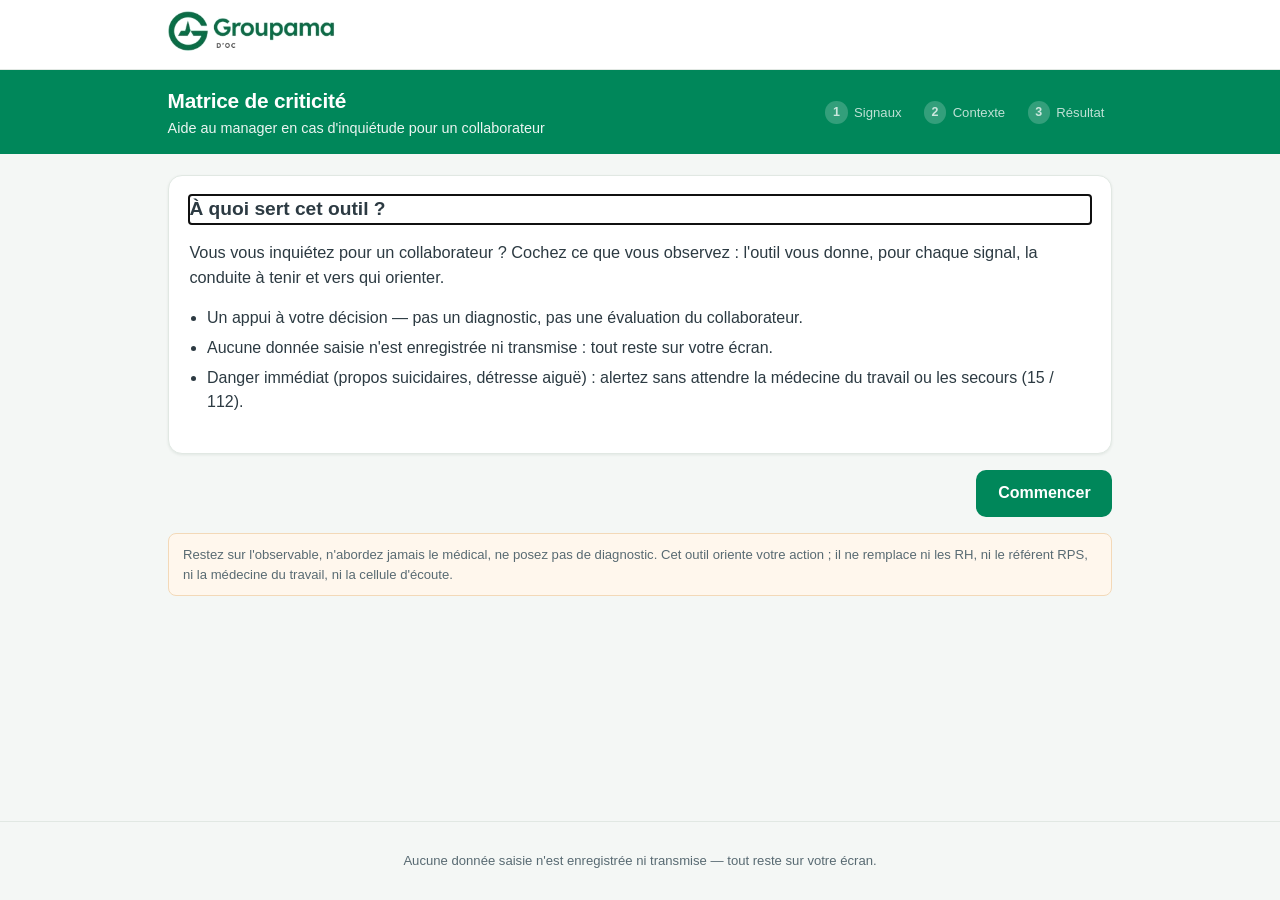
<file: index.html>
<!DOCTYPE html>
<html lang="fr">
<head>
  <meta charset="UTF-8" />
  <meta name="viewport" content="width=device-width, initial-scale=1.0" />
  <title>Matrice de criticité — Aide au manager</title>
  <meta name="description" content="Aide au manager en cas d'inquiétude pour un collaborateur. Aucune donnée n'est enregistrée." />
  <link rel="icon" href="assets/logo.png" />
  <link rel="stylesheet" href="assets/style.css" />
</head>
<body>
  <header class="brand-bar">
    <div class="wrap">
      <a class="brand" href="." aria-label="Groupama d'Oc">
        <img src="assets/logo.png" alt="Groupama d'Oc" class="brand-logo"
             onerror="this.remove(); document.getElementById('brand-fallback').hidden = false;" />
        <span id="brand-fallback" class="brand-wordmark" hidden>
          <span class="bw-mark" aria-hidden="true">G</span>
          <span class="bw-text">Groupama<span class="bw-doc">d'Oc</span></span>
        </span>
      </a>
    </div>
  </header>

  <div class="title-band">
    <div class="wrap title-inner">
      <div>
        <h1 id="app-titre">Matrice de criticité</h1>
        <p id="app-sous-titre" class="sous-titre"></p>
      </div>
      <ol class="steps" id="steps" aria-hidden="true">
        <li data-step="1">Signaux</li>
        <li data-step="2">Contexte</li>
        <li data-step="3">Résultat</li>
      </ol>
    </div>
  </div>

  <main class="wrap app" id="app">

    <!-- Étape 0 : Accueil -->
    <section class="step" id="step-accueil" aria-labelledby="accueil-h">
      <h2 id="accueil-h">À quoi sert cet outil&nbsp;?</h2>
      <p id="accueil-intro" class="intro"></p>
      <ul id="accueil-points" class="points"></ul>
    </section>

    <!-- Étape 1 : Signaux -->
    <section class="step" id="step-signaux" hidden aria-labelledby="signaux-h">
      <div class="step-head">
        <h2 id="signaux-h">Que constatez-vous&nbsp;?</h2>
        <p class="step-sub">Cochez les signaux que vous observez. <span id="legende" class="legende"></span></p>
      </div>
      <div id="grille-signaux" class="grille-familles"></div>
    </section>

    <!-- Étape 2 : Contexte -->
    <section class="step" id="step-contexte" hidden aria-labelledby="contexte-h">
      <div class="step-head">
        <h2 id="contexte-h">Un élément du contexte de travail est-il en jeu&nbsp;?</h2>
        <p class="step-sub">Facultatif. Le contexte n'augmente pas le niveau : il éclaire les causes et donne des leviers d'action.</p>
      </div>
      <div id="grille-contexte" class="chips"></div>
    </section>

    <!-- Étape 3 : Résultat -->
    <section class="step" id="step-resultat" hidden aria-labelledby="resultat-h">
      <h2 id="resultat-h" class="sr-only">Résultat</h2>
      <div id="bandeau-niveau" class="bandeau-niveau" role="status"></div>
      <p id="lecture" class="lecture"></p>

      <div class="resultat-cols">
        <div class="col-actions">
          <div class="carte">
            <h3>À faire maintenant</h3>
            <ol id="demarche" class="demarche"></ol>
          </div>
          <div class="carte carte-eviter">
            <h3>À éviter</h3>
            <ul id="a-eviter" class="liste-puces"></ul>
          </div>
        </div>
        <div class="col-orientation">
          <div class="carte">
            <h3>Posture</h3>
            <p id="posture" class="posture"></p>
          </div>
          <div class="carte">
            <h3>Vers qui orienter</h3>
            <ul id="ressources" class="ressources"></ul>
            <p id="appui-note" class="appui-note"></p>
          </div>
        </div>
      </div>

      <div id="niveaux-autres" class="niveaux-autres"></div>

      <div class="carte bloc-detail">
        <h3>Ce que vous avez coché, point par point</h3>
        <div id="detail-contenu" class="detail-contenu"></div>
      </div>

      <div class="carte bloc-ressources" id="ressources-utiles" hidden>
        <h3 id="ressources-utiles-titre">Ressources utiles</h3>
        <p id="ressources-utiles-intro" class="affichages-intro"></p>
        <ul id="ressources-utiles-liste" class="ressources"></ul>
      </div>

      <div class="carte bloc-coms" id="affichages" hidden>
        <h3 id="affichages-titre">Communications à diffuser</h3>
        <p id="affichages-intro" class="affichages-intro"></p>
        <div id="affichages-themes"></div>
      </div>
    </section>

    <!-- Navigation -->
    <nav class="nav" id="nav">
      <button id="btn-retour" class="btn btn-ghost" type="button" hidden>← Retour</button>
      <span class="nav-spacer"></span>
      <button id="btn-suivant" class="btn btn-primary" type="button">Commencer</button>
    </nav>

    <p id="prudence" class="prudence" role="note"></p>
  </main>

  <footer class="site-footer">
    <div class="wrap">
      <p>Aucune donnée saisie n'est enregistrée ni transmise — tout reste sur votre écran.</p>
    </div>
  </footer>

  <script src="assets/app.js"></script>
</body>
</html>
</file>
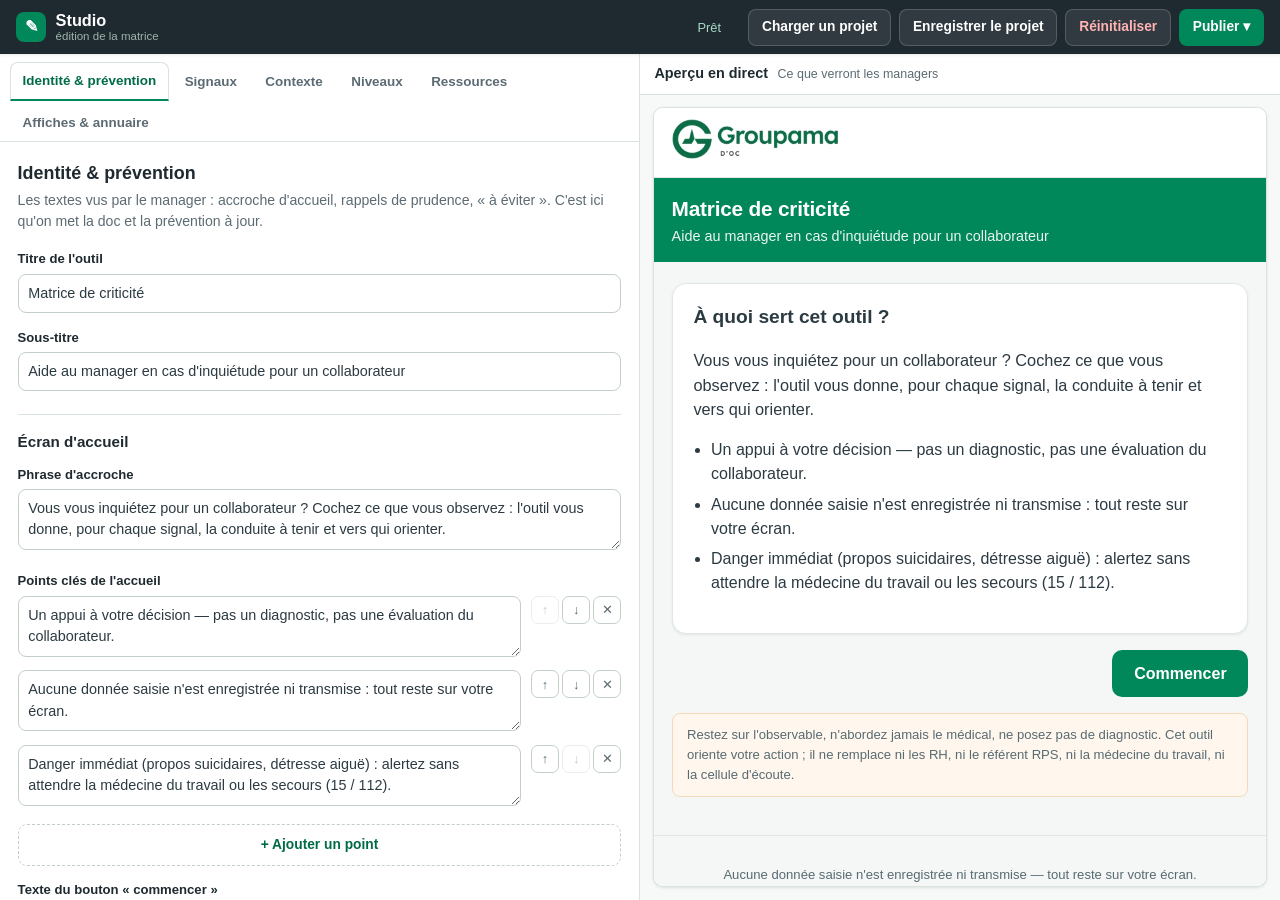
<file: studio-autonome.html>
<!DOCTYPE html>
<html lang="fr">
<head>
  <meta charset="UTF-8" />
  <meta name="viewport" content="width=device-width, initial-scale=1.0" />
  <title>Studio — Éditeur de la matrice (autonome)</title>
  <meta name="description" content="Atelier d'édition de la matrice de criticité. Aucune donnée n'est transmise : tout reste dans votre navigateur." />
  <link rel="icon" href="[data-uri]" />
  <style>
/* Studio — éditeur de la matrice. Interface volontairement distincte de l'outil
 * public : le mainteneur doit voir d'un coup d'œil qu'il est « en coulisses ». */

:root {
  --primary: #00875a;
  --primary-dark: #006b47;
  --ink: #1f2a30;
  --text: #2c3a42;
  --muted: #5c6b73;
  --bg: #eef2f0;
  --surface: #ffffff;
  --surface-2: #f6f9f7;
  --border: #d9e2dc;
  --border-strong: #c2cfc7;
  --danger: #b4232a;
  --radius: 10px;
  --shadow: 0 1px 3px rgba(0, 40, 25, 0.10);
  --shadow-lg: 0 8px 28px rgba(0, 40, 25, 0.16);
}

* { box-sizing: border-box; }
html, body { height: 100%; margin: 0; }
body {
  font-family: -apple-system, BlinkMacSystemFont, "Segoe UI", Roboto, Helvetica, Arial, sans-serif;
  color: var(--text);
  background: var(--bg);
  line-height: 1.5;
  display: flex;
  flex-direction: column;
}

/* ---------- Barre d'outils ---------- */
.studio-bar { background: var(--ink); color: #fff; position: relative; z-index: 20; box-shadow: var(--shadow); }
.studio-bar-inner {
  display: flex; align-items: center; justify-content: space-between;
  gap: 1rem; padding: 0.55rem 1rem; flex-wrap: wrap;
}
.studio-brand { display: inline-flex; align-items: center; gap: 0.6rem; font-weight: 700; }
.studio-brand-mark {
  display: inline-flex; align-items: center; justify-content: center;
  width: 30px; height: 30px; border-radius: 8px; background: var(--primary); font-size: 1rem;
}
.studio-brand-text { display: inline-flex; flex-direction: column; line-height: 1.1; font-size: 1.02rem; }
.studio-brand-sub { font-size: 0.72rem; font-weight: 500; color: #9fb4ab; }

.studio-actions { display: inline-flex; align-items: center; gap: 0.5rem; flex-wrap: wrap; }
.statut { font-size: 0.8rem; color: #a7d8c4; min-width: 6ch; }
.statut.saving { color: #ffd27a; }

.btn {
  font: inherit; font-size: 0.86rem; font-weight: 600; cursor: pointer;
  border-radius: 8px; padding: 0.44rem 0.8rem; border: 1px solid transparent;
  display: inline-flex; align-items: center; gap: 0.35rem; text-decoration: none; white-space: nowrap;
}
.btn-primary { background: var(--primary); color: #fff; }
.btn-primary:hover { background: #00996a; }
.btn-ghost { background: rgba(255,255,255,0.08); color: #fff; border-color: rgba(255,255,255,0.18); }
.btn-ghost:hover { background: rgba(255,255,255,0.16); }
.btn-danger { color: #ffb3b3; }
.btn-danger:hover { background: rgba(180,35,42,0.25); }
.btn:focus-visible { outline: 3px solid #7fd8b6; outline-offset: 2px; }

.menu-publier {
  position: absolute; right: 1rem; top: calc(100% - 4px);
  background: var(--surface); color: var(--text); border: 1px solid var(--border);
  border-radius: var(--radius); box-shadow: var(--shadow-lg); padding: 0.35rem; min-width: 320px; z-index: 30;
}
.menu-publier[hidden] { display: none; }
.menu-publier button {
  display: block; width: 100%; text-align: left; background: none; border: none; font: inherit;
  padding: 0.55rem 0.7rem; border-radius: 8px; cursor: pointer; color: var(--text);
}
.menu-publier button:hover { background: var(--surface-2); }

/* ---------- Disposition principale ---------- */
.studio-main {
  flex: 1; display: grid; grid-template-columns: minmax(0, 1fr) minmax(0, 1fr);
  gap: 0; min-height: 0;
}
.studio-edit { display: flex; flex-direction: column; min-height: 0; background: var(--surface); border-right: 1px solid var(--border); }
.studio-preview { display: flex; flex-direction: column; min-height: 0; background: var(--surface-2); }

/* ---------- Onglets ---------- */
.studio-tabs {
  display: flex; gap: 0.15rem; padding: 0.5rem 0.6rem 0; border-bottom: 1px solid var(--border);
  overflow-x: auto; flex-wrap: wrap;
}
.tab {
  font: inherit; font-size: 0.84rem; font-weight: 600; color: var(--muted); cursor: pointer;
  background: none; border: 1px solid transparent; border-bottom: none;
  padding: 0.5rem 0.75rem; border-radius: 8px 8px 0 0; white-space: nowrap;
}
.tab:hover { color: var(--text); background: var(--surface-2); }
.tab.actif { color: var(--primary-dark); background: var(--surface); border-color: var(--border); border-bottom: 2px solid var(--primary); }
.tab:focus-visible { outline: 2px solid var(--primary); outline-offset: 1px; }

.studio-panels { flex: 1; overflow-y: auto; padding: 1.1rem 1.1rem 3rem; }
.panel-loading { color: var(--muted); padding: 2rem 0; text-align: center; }

/* ---------- Formulaires ---------- */
.panel-titre { margin: 0 0 0.2rem; font-size: 1.12rem; color: var(--ink); }
.panel-intro { margin: 0 0 1.1rem; color: var(--muted); font-size: 0.88rem; }

.champ { margin-bottom: 0.9rem; }
.champ > label, .champ-label { display: block; font-size: 0.82rem; font-weight: 600; color: var(--ink); margin-bottom: 0.28rem; }
.champ .aide { font-weight: 400; color: var(--muted); font-size: 0.78rem; }
.champ input[type="text"], .champ input[type="url"], .champ textarea, .champ select {
  width: 100%; font: inherit; font-size: 0.9rem; color: var(--text);
  padding: 0.5rem 0.6rem; border: 1px solid var(--border-strong); border-radius: 8px; background: #fff;
}
.champ textarea { resize: vertical; min-height: 3.2rem; }
.champ input:focus, .champ textarea:focus, .champ select:focus { outline: 2px solid var(--primary); outline-offset: 0; border-color: var(--primary); }
.champ-inline { display: flex; gap: 0.6rem; flex-wrap: wrap; }
.champ-inline > .champ { flex: 1; min-width: 140px; margin-bottom: 0; }

.champ input[type="color"] { width: 44px; height: 34px; padding: 2px; border: 1px solid var(--border-strong); border-radius: 8px; background: #fff; cursor: pointer; vertical-align: middle; }

/* Cartes de liste (signaux, contexte, ressources, affiches…) */
.liste-carte {
  border: 1px solid var(--border); border-radius: var(--radius); background: var(--surface-2);
  padding: 0.8rem 0.85rem; margin-bottom: 0.7rem; position: relative;
}
.liste-carte-tete { display: flex; align-items: center; gap: 0.5rem; margin-bottom: 0.6rem; }
.liste-carte-tete .poignee { color: var(--muted); font-size: 0.95rem; }
.liste-carte-num { font-size: 0.75rem; font-weight: 700; color: var(--muted); background: #fff; border: 1px solid var(--border); border-radius: 999px; padding: 0.05rem 0.5rem; }
.liste-carte-titre { font-weight: 600; font-size: 0.9rem; color: var(--ink); flex: 1; overflow: hidden; text-overflow: ellipsis; white-space: nowrap; }
.mini-actions { display: inline-flex; gap: 0.2rem; }
.mini-btn {
  font: inherit; font-size: 0.8rem; cursor: pointer; background: #fff; color: var(--muted);
  border: 1px solid var(--border-strong); border-radius: 7px; width: 28px; height: 28px;
  display: inline-flex; align-items: center; justify-content: center;
}
.mini-btn:hover { color: var(--ink); border-color: var(--muted); }
.mini-btn.suppr:hover { color: #fff; background: var(--danger); border-color: var(--danger); }
.mini-btn:disabled { opacity: 0.35; cursor: default; }

.btn-ajouter {
  font: inherit; font-size: 0.86rem; font-weight: 600; cursor: pointer; color: var(--primary-dark);
  background: #fff; border: 1px dashed var(--border-strong); border-radius: 9px;
  padding: 0.6rem 0.9rem; width: 100%; margin-top: 0.3rem;
}
.btn-ajouter:hover { border-color: var(--primary); background: var(--surface-2); }

.pill-row { display: flex; flex-wrap: wrap; gap: 0.35rem; }
.pill-check {
  display: inline-flex; align-items: center; gap: 0.3rem; font-size: 0.8rem; color: var(--text);
  background: #fff; border: 1px solid var(--border-strong); border-radius: 999px; padding: 0.25rem 0.6rem; cursor: pointer;
}
.pill-check input { margin: 0; }
.pill-check.on { border-color: var(--primary); background: var(--accent-soft, #e7faf0); color: var(--primary-dark); font-weight: 600; }

.case { display: inline-flex; align-items: center; gap: 0.45rem; font-size: 0.85rem; font-weight: 600; color: var(--ink); cursor: pointer; margin: 0.1rem 0 0.8rem; padding: 0.4rem 0.6rem; background: var(--surface-2); border: 1px solid var(--border); border-radius: 8px; }
.case input { width: 16px; height: 16px; accent-color: var(--primary); }

.sous-section { margin: 1.4rem 0 0.7rem; padding-top: 1rem; border-top: 1px solid var(--border); font-size: 0.95rem; font-weight: 700; color: var(--ink); }
.note-info { font-size: 0.8rem; color: var(--muted); background: var(--surface-2); border: 1px solid var(--border); border-left: 3px solid var(--primary); border-radius: 8px; padding: 0.55rem 0.7rem; margin: 0.4rem 0 0.9rem; }
.verrou { font-size: 0.72rem; color: var(--muted); }

/* Import de document (affiches) */
.doc-attache { display: flex; align-items: baseline; gap: 0.5rem; background: var(--accent-soft, #e7faf0); border: 1px solid #bfe8d3; border-radius: 8px; padding: 0.5rem 0.65rem; margin-bottom: 0.5rem; }
.doc-nom { font-weight: 600; font-size: 0.88rem; color: var(--primary-dark); word-break: break-all; }
.doc-taille { font-size: 0.78rem; color: var(--muted); white-space: nowrap; }
.doc-actions { display: flex; flex-wrap: wrap; gap: 0.4rem; align-items: center; }
.btn-import { font-size: 0.84rem; font-weight: 600; cursor: pointer; color: var(--primary-dark); background: #fff; border: 1px solid var(--primary); border-radius: 8px; padding: 0.42rem 0.75rem; display: inline-flex; align-items: center; }
.btn-import:hover { background: var(--surface-2); }
.btn-import:focus-within { outline: 2px solid var(--primary); outline-offset: 2px; }
.btn-doc-retirer { font: inherit; font-size: 0.82rem; cursor: pointer; color: var(--muted); background: none; border: 1px solid var(--border-strong); border-radius: 8px; padding: 0.42rem 0.7rem; }
.btn-doc-retirer:hover { color: #fff; background: var(--danger); border-color: var(--danger); }

/* ---------- Prévisualisation ---------- */
.preview-head { display: flex; align-items: baseline; gap: 0.6rem; padding: 0.55rem 0.9rem; border-bottom: 1px solid var(--border); background: var(--surface); }
.preview-titre { font-weight: 700; font-size: 0.9rem; color: var(--ink); }
.preview-hint { font-size: 0.78rem; color: var(--muted); }
.preview-frame-wrap { flex: 1; min-height: 0; padding: 0.8rem; }
.preview-frame { width: 100%; height: 100%; border: 1px solid var(--border); border-radius: var(--radius); background: #fff; box-shadow: var(--shadow); }

/* ---------- Responsive ---------- */
@media (max-width: 900px) {
  .studio-main { grid-template-columns: 1fr; }
  .studio-edit { border-right: none; border-bottom: 1px solid var(--border); }
  .studio-preview { min-height: 60vh; }
  .menu-publier { min-width: 260px; }
}

</style>
</head>
<body>
  <!-- Barre d'outils -->
  <header class="studio-bar">
    <div class="studio-bar-inner">
      <div class="studio-brand">
        <span class="studio-brand-mark" aria-hidden="true">✎</span>
        <span class="studio-brand-text">Studio <span class="studio-brand-sub">édition de la matrice</span></span>
      </div>

      <div class="studio-actions">
        <span id="statut" class="statut" role="status" aria-live="polite"></span>
        <label class="btn btn-ghost" for="import-projet">
          Charger un projet
          <input id="import-projet" type="file" accept="application/json,.json" hidden />
        </label>
        <button id="btn-enregistrer" class="btn btn-ghost" type="button">Enregistrer le projet</button>
        <button id="btn-reinit" class="btn btn-ghost btn-danger" type="button">Réinitialiser</button>
        <button id="btn-publier" class="btn btn-primary" type="button">Publier ▾</button>
      </div>
    </div>
    <!-- Menu de publication -->
    <div id="menu-publier" class="menu-publier" hidden>
      <button type="button" data-action="publier-html">Publier la page (HTML autonome)</button>
      <button type="button" data-action="apercu-onglet">Ouvrir l'aperçu dans un onglet</button>
    </div>
  </header>

  <main class="studio-main">
    <!-- Colonne édition -->
    <section class="studio-edit" aria-label="Édition du contenu">
      <nav class="studio-tabs" id="tabs" aria-label="Sections">
        <button class="tab actif" type="button" data-tab="identite">Identité &amp; prévention</button>
        <button class="tab" type="button" data-tab="signaux">Signaux</button>
        <button class="tab" type="button" data-tab="contexte">Contexte</button>
        <button class="tab" type="button" data-tab="niveaux">Niveaux</button>
        <button class="tab" type="button" data-tab="ressources">Ressources</button>
        <button class="tab" type="button" data-tab="affiches">Affiches &amp; annuaire</button>
      </nav>
      <div class="studio-panels" id="panels">
        <div class="panel-loading">Chargement du contenu…</div>
      </div>
    </section>

    <!-- Colonne prévisualisation -->
    <section class="studio-preview" aria-label="Prévisualisation">
      <div class="preview-head">
        <span class="preview-titre">Aperçu en direct</span>
        <span class="preview-hint">Ce que verront les managers</span>
      </div>
      <div class="preview-frame-wrap">
        <iframe id="preview" title="Aperçu de la matrice" class="preview-frame"></iframe>
      </div>
    </section>
  </main>

  <script>window.__STUDIO_EMBED__ = {"html":"\u003c!DOCTYPE html>\n\u003chtml lang=\"fr\">\n\u003chead>\n  \u003cmeta charset=\"UTF-8\" />\n  \u003cmeta name=\"viewport\" content=\"width=device-width, initial-scale=1.0\" />\n  \u003ctitle>Matrice de criticité — Aide au manager\u003c/title>\n  \u003cmeta name=\"description\" content=\"Aide au manager en cas d'inquiétude pour un collaborateur. Aucune donnée n'est enregistrée.\" />\n  \u003clink rel=\"icon\" href=\"assets/logo.png\" />\n  \u003clink rel=\"stylesheet\" href=\"assets/style.css\" />\n\u003c/head>\n\u003cbody>\n  \u003cheader class=\"brand-bar\">\n    \u003cdiv class=\"wrap\">\n      \u003ca class=\"brand\" href=\".\" aria-label=\"Groupama d'Oc\">\n        \u003cimg src=\"assets/logo.png\" alt=\"Groupama d'Oc\" class=\"brand-logo\"\n             onerror=\"this.remove(); document.getElementById('brand-fallback').hidden = false;\" />\n        \u003cspan id=\"brand-fallback\" class=\"brand-wordmark\" hidden>\n          \u003cspan class=\"bw-mark\" aria-hidden=\"true\">G\u003c/span>\n          \u003cspan class=\"bw-text\">Groupama\u003cspan class=\"bw-doc\">d'Oc\u003c/span>\u003c/span>\n        \u003c/span>\n      \u003c/a>\n    \u003c/div>\n  \u003c/header>\n\n  \u003cdiv class=\"title-band\">\n    \u003cdiv class=\"wrap title-inner\">\n      \u003cdiv>\n        \u003ch1 id=\"app-titre\">Matrice de criticité\u003c/h1>\n        \u003cp id=\"app-sous-titre\" class=\"sous-titre\">\u003c/p>\n      \u003c/div>\n      \u003col class=\"steps\" id=\"steps\" aria-hidden=\"true\">\n        \u003cli data-step=\"1\">Signaux\u003c/li>\n        \u003cli data-step=\"2\">Contexte\u003c/li>\n        \u003cli data-step=\"3\">Résultat\u003c/li>\n      \u003c/ol>\n    \u003c/div>\n  \u003c/div>\n\n  \u003cmain class=\"wrap app\" id=\"app\">\n\n    \u003c!-- Étape 0 : Accueil -->\n    \u003csection class=\"step\" id=\"step-accueil\" aria-labelledby=\"accueil-h\">\n      \u003ch2 id=\"accueil-h\">À quoi sert cet outil&nbsp;?\u003c/h2>\n      \u003cp id=\"accueil-intro\" class=\"intro\">\u003c/p>\n      \u003cul id=\"accueil-points\" class=\"points\">\u003c/ul>\n    \u003c/section>\n\n    \u003c!-- Étape 1 : Signaux -->\n    \u003csection class=\"step\" id=\"step-signaux\" hidden aria-labelledby=\"signaux-h\">\n      \u003cdiv class=\"step-head\">\n        \u003ch2 id=\"signaux-h\">Que constatez-vous&nbsp;?\u003c/h2>\n        \u003cp class=\"step-sub\">Cochez les signaux que vous observez. \u003cspan id=\"legende\" class=\"legende\">\u003c/span>\u003c/p>\n      \u003c/div>\n      \u003cdiv id=\"grille-signaux\" class=\"grille-familles\">\u003c/div>\n    \u003c/section>\n\n    \u003c!-- Étape 2 : Contexte -->\n    \u003csection class=\"step\" id=\"step-contexte\" hidden aria-labelledby=\"contexte-h\">\n      \u003cdiv class=\"step-head\">\n        \u003ch2 id=\"contexte-h\">Un élément du contexte de travail est-il en jeu&nbsp;?\u003c/h2>\n        \u003cp class=\"step-sub\">Facultatif. Le contexte n'augmente pas le niveau : il éclaire les causes et donne des leviers d'action.\u003c/p>\n      \u003c/div>\n      \u003cdiv id=\"grille-contexte\" class=\"chips\">\u003c/div>\n    \u003c/section>\n\n    \u003c!-- Étape 3 : Résultat -->\n    \u003csection class=\"step\" id=\"step-resultat\" hidden aria-labelledby=\"resultat-h\">\n      \u003ch2 id=\"resultat-h\" class=\"sr-only\">Résultat\u003c/h2>\n      \u003cdiv id=\"bandeau-niveau\" class=\"bandeau-niveau\" role=\"status\">\u003c/div>\n      \u003cp id=\"lecture\" class=\"lecture\">\u003c/p>\n\n      \u003cdiv class=\"resultat-cols\">\n        \u003cdiv class=\"col-actions\">\n          \u003cdiv class=\"carte\">\n            \u003ch3>À faire maintenant\u003c/h3>\n            \u003col id=\"demarche\" class=\"demarche\">\u003c/ol>\n          \u003c/div>\n          \u003cdiv class=\"carte carte-eviter\">\n            \u003ch3>À éviter\u003c/h3>\n            \u003cul id=\"a-eviter\" class=\"liste-puces\">\u003c/ul>\n          \u003c/div>\n        \u003c/div>\n        \u003cdiv class=\"col-orientation\">\n          \u003cdiv class=\"carte\">\n            \u003ch3>Posture\u003c/h3>\n            \u003cp id=\"posture\" class=\"posture\">\u003c/p>\n          \u003c/div>\n          \u003cdiv class=\"carte\">\n            \u003ch3>Vers qui orienter\u003c/h3>\n            \u003cul id=\"ressources\" class=\"ressources\">\u003c/ul>\n            \u003cp id=\"appui-note\" class=\"appui-note\">\u003c/p>\n          \u003c/div>\n        \u003c/div>\n      \u003c/div>\n\n      \u003cdiv id=\"niveaux-autres\" class=\"niveaux-autres\">\u003c/div>\n\n      \u003cdiv class=\"carte bloc-detail\">\n        \u003ch3>Ce que vous avez coché, point par point\u003c/h3>\n        \u003cdiv id=\"detail-contenu\" class=\"detail-contenu\">\u003c/div>\n      \u003c/div>\n\n      \u003cdiv class=\"carte bloc-ressources\" id=\"ressources-utiles\" hidden>\n        \u003ch3 id=\"ressources-utiles-titre\">Ressources utiles\u003c/h3>\n        \u003cp id=\"ressources-utiles-intro\" class=\"affichages-intro\">\u003c/p>\n        \u003cul id=\"ressources-utiles-liste\" class=\"ressources\">\u003c/ul>\n      \u003c/div>\n\n      \u003cdiv class=\"carte bloc-coms\" id=\"affichages\" hidden>\n        \u003ch3 id=\"affichages-titre\">Communications à diffuser\u003c/h3>\n        \u003cp id=\"affichages-intro\" class=\"affichages-intro\">\u003c/p>\n        \u003cdiv id=\"affichages-themes\">\u003c/div>\n      \u003c/div>\n    \u003c/section>\n\n    \u003c!-- Navigation -->\n    \u003cnav class=\"nav\" id=\"nav\">\n      \u003cbutton id=\"btn-retour\" class=\"btn btn-ghost\" type=\"button\" hidden>← Retour\u003c/button>\n      \u003cspan class=\"nav-spacer\">\u003c/span>\n      \u003cbutton id=\"btn-suivant\" class=\"btn btn-primary\" type=\"button\">Commencer\u003c/button>\n    \u003c/nav>\n\n    \u003cp id=\"prudence\" class=\"prudence\" role=\"note\">\u003c/p>\n  \u003c/main>\n\n  \u003cfooter class=\"site-footer\">\n    \u003cdiv class=\"wrap\">\n      \u003cp>Aucune donnée saisie n'est enregistrée ni transmise — tout reste sur votre écran.\u003c/p>\n    \u003c/div>\n  \u003c/footer>\n\n  \u003cscript src=\"assets/app.js\">\u003c/script>\n\u003c/body>\n\u003c/html>\n","css":":root {\n  /* Charte Groupama d'Oc */\n  --primary: #00875a;\n  --primary-dark: #006b47;\n  --accent: #2bd96b;\n  --accent-soft: #e7faf0;\n\n  --bg: #f4f7f5;\n  --surface: #ffffff;\n  --text: #2c3a42;\n  --muted: #586a72;\n  --border: #e1e8e3;\n  --focus: #00875a;\n\n  --radius: 14px;\n  --shadow: 0 1px 3px rgba(0, 50, 30, 0.08);\n  --maxw: 980px;\n}\n\n* { box-sizing: border-box; }\n\nhtml, body { height: 100%; }\nbody {\n  margin: 0;\n  display: flex;\n  flex-direction: column;\n  min-height: 100%;\n  font-family: -apple-system, BlinkMacSystemFont, \"Segoe UI\", Roboto, Helvetica, Arial, sans-serif;\n  color: var(--text);\n  background: var(--bg);\n  line-height: 1.5;\n}\n\n.wrap { max-width: var(--maxw); margin: 0 auto; padding: 0 1.1rem; width: 100%; }\n.sr-only { position: absolute; width: 1px; height: 1px; overflow: hidden; clip: rect(0 0 0 0); }\n\n/* ---------- Marque ---------- */\n.brand-bar { background: #fff; border-bottom: 1px solid var(--border); padding: 0.7rem 0; }\n.brand { display: inline-flex; align-items: center; text-decoration: none; }\n.brand-logo { height: 40px; width: auto; display: block; }\n.brand-wordmark { display: inline-flex; align-items: center; gap: 0.55rem; }\n.brand-wordmark[hidden] { display: none; }\n.brand-wordmark .bw-mark { display: inline-flex; align-items: center; justify-content: center; width: 38px; height: 38px; border-radius: 50%; background: var(--primary); color: #fff; font-weight: 800; font-size: 1.3rem; }\n.brand-wordmark .bw-text { display: inline-flex; flex-direction: column; line-height: 1; font-weight: 800; font-size: 1.4rem; color: var(--primary); }\n.brand-wordmark .bw-doc { font-size: 0.68rem; font-weight: 700; letter-spacing: 0.18em; color: var(--text); text-transform: uppercase; margin-top: 0.16rem; }\n\n/* ---------- Bandeau titre + fil d'étapes ---------- */\n.title-band { background: var(--primary); color: #fff; padding: 0.9rem 0; }\n.title-inner { display: flex; align-items: center; justify-content: space-between; gap: 1rem; flex-wrap: wrap; }\n.title-band h1 { margin: 0; font-size: 1.3rem; letter-spacing: -0.01em; }\n.title-band .sous-titre { margin: 0.15rem 0 0; opacity: 0.92; font-size: 0.9rem; }\n\n.steps { list-style: none; display: flex; gap: 0.4rem; margin: 0; padding: 0; counter-reset: s; }\n.steps li { counter-increment: s; font-size: 0.82rem; color: rgba(255,255,255,0.75); display: flex; align-items: center; gap: 0.4rem; padding: 0.2rem 0.5rem; border-radius: 999px; }\n.steps li::before { content: counter(s); display: inline-flex; align-items: center; justify-content: center; width: 1.4rem; height: 1.4rem; border-radius: 50%; background: rgba(255,255,255,0.2); font-weight: 700; font-size: 0.78rem; }\n.steps li.actif { color: #fff; background: rgba(255,255,255,0.15); }\n.steps li.actif::before { background: #fff; color: var(--primary); }\n.steps li.fait::before { content: \"✓\"; background: var(--accent); color: var(--primary-dark); }\n\n/* ---------- Registres parallèles (niveaux hors échelle) ---------- */\n.niveaux-autres { display: grid; gap: 0.9rem; margin-top: 1rem; }\n.niveaux-autres:empty { display: none; }\n.niveau-autre { padding: 0; overflow: hidden; }\n.niveau-autre-head { color: #fff; padding: 0.65rem 0.95rem; }\n.niveau-autre-head .na-libelle { font-weight: 800; font-size: 1.05rem; }\n.niveau-autre-head .na-resume { display: block; font-size: 0.9rem; opacity: 0.95; margin-top: 0.15rem; }\n.niveau-autre-corps { padding: 0.85rem 0.95rem; }\n.niveau-autre-corps .posture { margin: 0 0 0.4rem; }\n.niveau-autre-corps h4 { margin: 0.7rem 0 0.3rem; font-size: 0.85rem; color: var(--text); }\n.niveau-autre-corps h4:first-child { margin-top: 0; }\n\n/* ---------- Conteneur principal ---------- */\n.app { flex: 1; padding: 1.3rem 1.1rem 1.6rem; display: flex; flex-direction: column; }\n.step { background: var(--surface); border: 1px solid var(--border); border-radius: var(--radius); box-shadow: var(--shadow); padding: 1.2rem 1.3rem 1.4rem; }\n.step h2 { margin: 0 0 0.6rem; font-size: 1.2rem; }\n.step-head { margin-bottom: 0.8rem; }\n.step-sub, .mini-titre { color: var(--muted); margin: 0; }\n.mini-titre { font-weight: 600; color: var(--text); margin-bottom: 0.5rem; }\n.mini-titre .opt, .opt { color: var(--muted); font-weight: 400; font-size: 0.85em; }\n.intro { font-size: 1.02rem; }\n.points { padding-left: 1.1rem; }\n.points li { margin-bottom: 0.4rem; }\n\n/* Résultat : annuaire permanent (sensibilisation) */\n.bloc-ressources { margin-top: 0.2rem; }\n.bloc-ressources .ressources { display: grid; grid-template-columns: 1fr 1fr; gap: 0.4rem; }\n.bloc-ressources .ressource-item { margin-bottom: 0; }\n\n/* Résultat : communications à diffuser (contextuelles) */\n.bloc-coms { margin-top: 0.2rem; }\n.affichages-intro { margin: 0 0 0.5rem; font-size: 0.88rem; color: var(--muted); }\n.affichages-theme { margin: 0.7rem 0 0.2rem; font-size: 0.78rem; text-transform: uppercase; letter-spacing: 0.04em; color: var(--muted); font-weight: 700; }\n.affichages-liste { margin: 0 0 0.6rem; padding-left: 1.1rem; }\n.affichages-liste li { margin-bottom: 0.3rem; }\n.affichages-liste a { overflow-wrap: anywhere; }\n\n/* Légende familles */\n.legende { display: inline-flex; flex-wrap: wrap; gap: 0.1rem 0.8rem; }\n.leg-item { font-size: 0.82rem; color: var(--muted); white-space: nowrap; }\n\n/* ---------- Étape signaux : colonnes par famille ---------- */\n.grille-familles { display: grid; grid-template-columns: repeat(3, 1fr); gap: 1rem; }\n.famille-col { border-top: 3px solid var(--fc); padding-top: 0.6rem; }\n.famille-titre { font-size: 0.86rem; font-weight: 700; margin: 0 0 0.5rem; display: flex; align-items: center; gap: 0.35rem; }\n.famille-col .chip { display: block; width: 100%; text-align: left; margin-bottom: 0.4rem; }\n.famille-col .chip.actif { border-color: var(--fc); background: color-mix(in srgb, var(--fc) 12%, #fff); }\n\n/* ---------- Chips (toggles) ---------- */\n.chips { display: flex; flex-wrap: wrap; gap: 0.45rem; }\n.chip {\n  font: inherit; font-size: 0.9rem; cursor: pointer;\n  border: 1px solid var(--border); background: #fff; color: var(--text);\n  border-radius: 999px; padding: 0.45rem 0.8rem; transition: border-color .12s, background .12s;\n}\n.chip:hover { border-color: #b9c6bf; }\n.chip.actif { border-color: var(--primary); background: var(--accent-soft); font-weight: 600; }\n.chip:focus-visible { outline: 3px solid var(--focus); outline-offset: 2px; }\n\n/* ---------- Temporalité (segmenté) ---------- */\n.bloc-temporalite { margin-bottom: 1.1rem; }\n.segmente { display: grid; grid-template-columns: repeat(3, 1fr); gap: 0.5rem; }\n.seg { font: inherit; cursor: pointer; text-align: left; border: 1px solid var(--border); background: #fff; border-radius: 10px; padding: 0.6rem 0.75rem; display: flex; flex-direction: column; gap: 0.1rem; }\n.seg .seg-titre { font-weight: 700; }\n.seg .seg-aide { font-size: 0.8rem; color: var(--muted); }\n.seg.actif { border-color: var(--primary); background: var(--accent-soft); box-shadow: inset 0 0 0 1px var(--primary); }\n.seg:focus-visible { outline: 3px solid var(--focus); outline-offset: 2px; }\n\n/* ---------- Résultat ---------- */\n.bandeau-niveau { border-radius: var(--radius); padding: 0.9rem 1.1rem; color: #fff; }\n.bandeau-niveau .niv-id { font-size: 0.78rem; letter-spacing: 0.06em; text-transform: uppercase; }\n.bandeau-niveau .niv-libelle { font-size: 1.45rem; font-weight: 800; margin: 0.05rem 0 0.2rem; }\n.bandeau-niveau .niv-resume { margin: 0; font-size: 0.96rem; }\n\n.lecture { color: var(--muted); font-size: 0.85rem; margin: 0.6rem 0 0.9rem; }\n\n.resultat-cols { display: grid; grid-template-columns: 1fr 1fr; gap: 0.9rem; }\n.carte { border: 1px solid var(--border); border-radius: 12px; padding: 0.8rem 0.95rem; margin-bottom: 0.9rem; background: #fff; }\n.carte:last-child { margin-bottom: 0; }\n.carte h3 { margin: 0 0 0.5rem; font-size: 0.95rem; }\n.carte-eviter { background: #fff7ed; border-color: #f3d9b8; }\n.posture { margin: 0; background: var(--accent-soft); border-left: 4px solid var(--primary); padding: 0.55rem 0.7rem; border-radius: 6px; }\n.demarche { margin: 0; padding-left: 1.1rem; }\n.demarche li { margin-bottom: 0.4rem; }\n.demarche li:last-child { margin-bottom: 0; }\n.liste-puces { margin: 0; padding-left: 1.1rem; }\n.liste-puces li { margin-bottom: 0.35rem; }\n.ressources { list-style: none; padding: 0; margin: 0; }\n.ressource-item { display: block; padding: 0.5rem 0.65rem; border: 1px solid var(--border); border-radius: 8px; margin-bottom: 0.4rem; background: #fafbfc; overflow-wrap: anywhere; }\n.ressource-nom { display: block; font-weight: 600; font-size: 0.92rem; }\n.ressource-role { display: block; font-size: 0.82rem; color: var(--muted); margin-top: 0.15rem; line-height: 1.35; }\n.ressource-contact { display: block; font-size: 0.82rem; margin-top: 0.25rem; font-weight: 600; overflow-wrap: anywhere; }\n.ressource-contact a { font-weight: 500; }\n.detail-ressource { margin-top: 0.3rem !important; font-size: 0.85rem; color: var(--muted); }\n.appui-note { margin: 0.5rem 0 0; font-size: 0.83rem; color: var(--muted); font-style: italic; }\n\n/* Détail par item (visible) */\n.bloc-detail { margin-top: 0.2rem; }\n.detail-soustitre { font-size: 0.78rem; text-transform: uppercase; letter-spacing: 0.04em; color: var(--muted); margin: 0.9rem 0 0.3rem; }\n.detail-item { padding: 0.55rem 0; border-top: 1px solid var(--border); }\n.detail-item:first-child { border-top: none; padding-top: 0.2rem; }\n.detail-item-titre { font-weight: 600; margin: 0 0 0.2rem; }\n.detail-item p { margin: 0; }\n.tag-niveau {\n  display: inline-block; vertical-align: 1px;\n  color: #fff; font-size: 0.7rem; font-weight: 700; letter-spacing: 0.02em;\n  padding: 0.1rem 0.5rem; border-radius: 999px; margin-right: 0.15rem;\n}\n\n/* ---------- Navigation ---------- */\n.nav { display: flex; align-items: center; gap: 0.7rem; margin-top: 1rem; }\n.nav-spacer { flex: 1; }\n.btn { font: inherit; font-weight: 700; border-radius: 10px; padding: 0.65rem 1.3rem; cursor: pointer; border: 1px solid transparent; }\n.btn:focus-visible { outline: 3px solid var(--focus); outline-offset: 2px; }\n.btn-primary { background: var(--primary); color: #fff; }\n.btn-primary:hover { background: var(--primary-dark); }\n.btn-ghost { background: #fff; color: var(--primary); border-color: var(--border); }\n.btn-ghost:hover { background: #eef1f5; }\n\n.prudence { color: var(--muted); font-size: 0.82rem; background: #fff7ed; border: 1px solid #f3d9b8; border-radius: 8px; padding: 0.7rem 0.9rem; margin-top: 1rem; }\n\n.site-footer { padding: 1rem 0; color: var(--muted); font-size: 0.82rem; text-align: center; border-top: 1px solid var(--border); }\n\n/* ---------- Responsive ---------- */\n@media (max-width: 760px) {\n  .grille-familles { grid-template-columns: 1fr; gap: 0.7rem; }\n  .resultat-cols { grid-template-columns: 1fr; }\n  .segmente { grid-template-columns: 1fr; }\n  .bloc-ressources .ressources { grid-template-columns: 1fr; }\n  .steps { display: none; }\n}\n","js":"/* Matrice de criticité — logique côté navigateur.\n * Approche par item : chaque signal porte sa propre criticité et son conseil.\n * Le niveau d'ensemble = le signal le plus sérieux coché (aucune pondération).\n * Aucune donnée n'est stockée ni transmise : tout vit dans cette page. */\n\n(function () {\n  \"use strict\";\n\n  var data = null;\n  var etat = { signaux: {}, contexte: {} };\n  var STEPS = [\"accueil\", \"signaux\", \"contexte\", \"resultat\"];\n  var step = 0;\n\n  function $(s) { return document.querySelector(s); }\n  function el(t, c) { var n = document.createElement(t); if (c) n.className = c; return n; }\n\n  // Lien vers une affiche : soit un document EMBARQUÉ (importé dans le Studio,\n  // champ `fichier_data` en data URI), soit un CHEMIN vers un fichier du site.\n  // Les data URI ne peuvent pas s'ouvrir directement dans un onglet (bloqué par\n  // les navigateurs) : on passe par un Blob (autorisé), créé une seule fois par item.\n  var _blobCache = (typeof WeakMap !== \"undefined\") ? new WeakMap() : null;\n  function afficheHref(it) {\n    if (it.fichier_data) {\n      if (_blobCache && _blobCache.has(it)) return _blobCache.get(it);\n      try {\n        var url = URL.createObjectURL(dataURIversBlob(it.fichier_data));\n        if (_blobCache) _blobCache.set(it, url);\n        return url;\n      } catch (e) { return it.fichier || \"#\"; }\n    }\n    return it.fichier;\n  }\n  function dataURIversBlob(dataURI) {\n    var virgule = dataURI.indexOf(\",\");\n    var meta = dataURI.slice(0, virgule), b64 = dataURI.slice(virgule + 1);\n    var mime = (meta.match(/data:([^;]+)/) || [])[1] || \"application/octet-stream\";\n    var bin = atob(b64), n = bin.length, arr = new Uint8Array(n);\n    for (var i = 0; i \u003c n; i++) arr[i] = bin.charCodeAt(i);\n    return new Blob([arr], { type: mime });\n  }\n\n  // Résolution du contenu, dans l'ordre :\n  //  1) contenu embarqué dans la page (window.__CONTENU__) → page publiée par le\n  //     Studio ou prévisualisation : aucun accès réseau, fonctionne même en file://.\n  //  2) sinon, chargement du fichier de données (mode dépôt / développement).\n  function chargerContenu() {\n    if (window.__CONTENU__) return Promise.resolve(window.__CONTENU__);\n    return fetch(\"data/contenu.json\", { cache: \"no-store\" })\n      .then(function (r) { if (!r.ok) throw new Error(\"HTTP \" + r.status); return r.json(); });\n  }\n\n  chargerContenu()\n    .then(function (json) { data = json; init(); })\n    .catch(function (err) {\n      if (window.console && console.error) console.error(\"Chargement du contenu impossible :\", err);\n      $(\"#app\").innerHTML =\n        '\u003csection class=\"step\" role=\"alert\" tabindex=\"-1\" id=\"erreur-chargement\">' +\n        \"\u003ch2>Chargement impossible\u003c/h2>\u003cp>Le contenu n'a pas pu être chargé. Réessayez plus tard ou \" +\n        'signalez-le au support.\u003c/p>\u003cp class=\"opt\">En local, lancez un petit serveur (voir le README).\u003c/p>\u003c/section>';\n      var box = $(\"#erreur-chargement\"); if (box) box.focus();\n    });\n\n  function init() {\n    var m = data.meta;\n    $(\"#app-titre\").textContent = m.titre;\n    document.title = m.titre + \" — Aide au manager\";\n    $(\"#app-sous-titre\").textContent = m.sous_titre || \"\";\n    $(\"#prudence\").textContent = m.prudence || \"\";\n\n    $(\"#accueil-intro\").textContent = m.accueil.intro;\n    var ul = $(\"#accueil-points\");\n    (m.accueil.points || []).forEach(function (p) { var li = el(\"li\"); li.textContent = p; ul.appendChild(li); });\n\n    var leg = $(\"#legende\");\n    Object.keys(m.familles).forEach(function (k) {\n      var f = m.familles[k];\n      var s = el(\"span\", \"leg-item\");\n      s.textContent = f.puce + \" \" + f.libelle;\n      leg.appendChild(s);\n    });\n\n    rendreSignaux();\n    rendreContexte();\n    brancher();\n    aller(0);\n  }\n\n  /* ---------- Étape signaux : colonnes par famille ---------- */\n  function rendreSignaux() {\n    var cont = $(\"#grille-signaux\");\n    cont.innerHTML = \"\";\n    Object.keys(data.meta.familles).forEach(function (fid) {\n      var f = data.meta.familles[fid];\n      var sigs = data.signaux.filter(function (s) { return s.famille === fid; });\n      if (!sigs.length) return;\n      var col = el(\"div\", \"famille-col\");\n      col.style.setProperty(\"--fc\", f.couleur);\n      col.setAttribute(\"role\", \"group\");\n      col.setAttribute(\"aria-labelledby\", \"fam-\" + fid);\n      var h = el(\"p\", \"famille-titre\");\n      h.id = \"fam-\" + fid;\n      h.innerHTML = '\u003cspan class=\"puce\">' + f.puce + \"\u003c/span> \" + f.libelle;\n      col.appendChild(h);\n      sigs.forEach(function (s) { col.appendChild(chip(s, \"signaux\")); });\n      cont.appendChild(col);\n    });\n  }\n\n  function rendreContexte() {\n    var cont = $(\"#grille-contexte\");\n    cont.innerHTML = \"\";\n    data.contexte.forEach(function (c) { cont.appendChild(chip(c, \"contexte\")); });\n  }\n\n  function chip(item, type) {\n    var b = el(\"button\", \"chip\");\n    b.type = \"button\";\n    b.dataset.id = item.id;\n    b.setAttribute(\"aria-pressed\", \"false\");\n    b.textContent = item.libelle;\n    b.addEventListener(\"click\", function () {\n      var on = !etat[type][item.id];\n      etat[type][item.id] = on;\n      b.classList.toggle(\"actif\", on);\n      b.setAttribute(\"aria-pressed\", on ? \"true\" : \"false\");\n    });\n    return b;\n  }\n\n  /* ---------- Navigation ---------- */\n  function brancher() {\n    $(\"#btn-suivant\").addEventListener(\"click\", function () {\n      if (step \u003c STEPS.length - 1) {\n        if (STEPS[step + 1] === \"resultat\") rendreResultat();\n        aller(step + 1);\n      } else { recommencer(); }\n    });\n    $(\"#btn-retour\").addEventListener(\"click\", function () { if (step > 0) aller(step - 1); });\n  }\n\n  function aller(i) {\n    step = i;\n    STEPS.forEach(function (name, idx) { $(\"#step-\" + name).hidden = idx !== i; });\n    $(\"#steps\").querySelectorAll(\"li\").forEach(function (li) {\n      var n = parseInt(li.dataset.step, 10);\n      li.classList.toggle(\"actif\", n === i);\n      li.classList.toggle(\"fait\", n \u003c i);\n    });\n    var suivant = $(\"#btn-suivant\");\n    $(\"#btn-retour\").hidden = (i === 0);\n    if (i === 0) suivant.textContent = \"Commencer\";\n    else if (STEPS[i] === \"contexte\") suivant.textContent = \"Voir le résultat\";\n    else if (STEPS[i] === \"resultat\") suivant.textContent = \"Nouvelle situation\";\n    else suivant.textContent = \"Suivant →\";\n\n    // a11y : repère d'étape pour lecteurs d'écran + focus sur la tête de l'étape\n    // (annonce le contenu révélé, dont le bandeau role=status du résultat).\n    majCompteurEtape(i);\n    var cible = (STEPS[i] === \"resultat\") ? $(\"#bandeau-niveau\") : $(\"#step-\" + STEPS[i] + \" h2\");\n    if (cible) {\n      cible.setAttribute(\"tabindex\", \"-1\");\n      // En prévisualisation dans le Studio (window.__APERCU__), on NE prend PAS le\n      // focus : sinon, à chaque reconstruction de l'aperçu, on volerait le focus du\n      // champ en cours de saisie. La vraie page publiée garde ce focus (a11y).\n      if (!window.__APERCU__) cible.focus({ preventScroll: true });\n    }\n    if (!window.__APERCU__) window.scrollTo({ top: 0, behavior: \"smooth\" });\n  }\n\n  /* Compteur d'étape (visible des seuls lecteurs d'écran). */\n  function majCompteurEtape(i) {\n    var prev = document.querySelector(\".sr-step-count\");\n    if (prev && prev.parentNode) prev.parentNode.removeChild(prev);\n    if (i \u003c 1) return; // accueil : pas de compteur\n    var h = $(\"#step-\" + STEPS[i] + \" h2\");\n    if (!h) return;\n    var s = el(\"span\", \"sr-only sr-step-count\");\n    s.textContent = \" (étape \" + i + \" sur \" + (STEPS.length - 1) + \")\";\n    h.appendChild(s);\n  }\n\n  function recommencer() {\n    etat = { signaux: {}, contexte: {} };\n    document.querySelectorAll(\".chip.actif\").forEach(function (c) {\n      c.classList.remove(\"actif\"); c.setAttribute(\"aria-pressed\", \"false\");\n    });\n    aller(1);\n  }\n\n  /* ---------- Sélections ---------- */\n  function selSignaux() { return data.signaux.filter(function (s) { return etat.signaux[s.id]; }); }\n  function selContexte() { return data.contexte.filter(function (c) { return etat.contexte[c.id]; }); }\n  function niv(id) { return data.niveaux.filter(function (n) { return n.id === id; })[0]; }\n\n  // Un niveau est « graduel » (sur l'échelle de gravité N1→N4) sauf s'il porte\n  // explicitement graduel:false. Défaut à true = compatible avec l'existant.\n  function estGraduel(n) { return n && n.graduel !== false; }\n\n  /* ---------- Évaluation ----------\n   * Conduite PRINCIPALE = le niveau GRADUEL le plus fort coché (échelle N1→N4).\n   * Niveaux HORS ÉCHELLE cochés (ex. Recadrage) = registres parallèles rendus en\n   * blocs distincts (res.autres). Sans aucun niveau graduel coché, le premier\n   * niveau hors échelle devient la conduite principale. */\n  function evaluer() {\n    var sig = selSignaux();\n    var ctx = selContexte();\n    var vus = {}, coches = [];\n    sig.forEach(function (s) { var n = niv(s.niveau); if (n && !vus[n.id]) { vus[n.id] = true; coches.push(n); } });\n    var graduels = coches.filter(estGraduel).sort(function (a, b) { return b.rang - a.rang; });\n    var horsEchelle = coches.filter(function (n) { return !estGraduel(n); });\n    var principal = graduels[0] || horsEchelle[0] || niv(\"N0\");\n    var autres = horsEchelle.filter(function (n) { return n.id !== principal.id; });\n    return { niveau: principal, autres: autres, sig: sig, ctx: ctx };\n  }\n\n  /* ---------- Restitution ---------- */\n  function rendreResultat() {\n    var res = evaluer();\n    var n = res.niveau;\n\n    var bandeau = $(\"#bandeau-niveau\");\n    bandeau.style.background = n.couleur;\n    // La ligne « Niveau de criticité Nx » n'a de sens que pour l'échelle N0→N4 ;\n    // les niveaux personnalisés (Recadrage…) affichent directement leur libellé.\n    var ligneId = /^N\\d+$/.test(n.id) ? ('\u003cdiv class=\"niv-id\">Niveau de criticité ' + n.id + \"\u003c/div>\") : \"\";\n    bandeau.innerHTML =\n      ligneId +\n      '\u003cdiv class=\"niv-libelle\">' + n.libelle + \"\u003c/div>\" +\n      '\u003cp class=\"niv-resume\">' + n.resume + \"\u003c/p>\";\n\n    var lecture = $(\"#lecture\");\n    if (res.sig.length) {\n      lecture.hidden = false;\n      lecture.textContent = res.sig.length + (res.sig.length > 1 ? \" signaux cochés\" : \" signal coché\") +\n        (res.ctx.length ? \" · \" + res.ctx.length + \" élément\" + (res.ctx.length > 1 ? \"s\" : \"\") + \" de contexte\" : \"\") +\n        (res.autres.length ? \" — conduite principale ci-dessous, complétée par d'autres registres.\"\n                           : \" — la conduite est donnée par le signal le plus sérieux.\");\n    } else { lecture.hidden = true; }\n\n    var cols = $(\".resultat-cols\");\n    var bloc = $(\".bloc-detail\");\n    var afficher = (n.id !== \"N0\");\n    cols.style.display = afficher ? \"\" : \"none\";\n    bloc.style.display = afficher ? \"\" : \"none\";\n\n    if (afficher) {\n      $(\"#posture\").textContent = n.posture;\n      remplirListe($(\"#demarche\"), n.demarche);\n      remplirListe($(\"#a-eviter\"), data.meta.a_eviter);\n      rendreRessources($(\"#ressources\"), n.ressources);\n      $(\"#appui-note\").textContent = data.meta.appui_note || \"\";\n      rendreDetail(res);\n    }\n    // Registres parallèles (niveaux hors échelle cochés) : un bloc par niveau.\n    rendreNiveauxAutres(res.autres);\n    // Les communications sont contextuelles : elles peuvent dépendre d'un\n    // contexte coché seul (donc même en N0). rendreAffichages gère son propre\n    // état d'affichage selon les ressources actives.\n    rendreAffichages(res, n);\n    // Annuaire permanent (sensibilisation) : toujours affiché.\n    rendreRessourcesUtiles();\n  }\n\n  /* Registres parallèles : un bloc par niveau hors échelle coché (Recadrage…). */\n  function rendreNiveauxAutres(autres) {\n    var cont = $(\"#niveaux-autres\");\n    if (!cont) return;\n    cont.innerHTML = \"\";\n    (autres || []).forEach(function (n) {\n      var carte = el(\"div\", \"carte niveau-autre\");\n      var head = el(\"div\", \"niveau-autre-head\");\n      head.style.background = n.couleur;\n      var lib = el(\"span\", \"na-libelle\"); lib.textContent = n.libelle;\n      head.appendChild(lib);\n      if (n.resume) { var r = el(\"span\", \"na-resume\"); r.textContent = n.resume; head.appendChild(r); }\n      carte.appendChild(head);\n      var corps = el(\"div\", \"niveau-autre-corps\");\n      if (n.posture) { var p = el(\"p\", \"posture\"); p.textContent = n.posture; corps.appendChild(p); }\n      if (n.demarche && n.demarche.length) {\n        var hd = el(\"h4\"); hd.textContent = \"À faire\"; corps.appendChild(hd);\n        var ol = el(\"ol\", \"demarche\"); remplirListe(ol, n.demarche); corps.appendChild(ol);\n      }\n      if (n.ressources && n.ressources.length) {\n        var hr = el(\"h4\"); hr.textContent = \"Vers qui orienter\"; corps.appendChild(hr);\n        var ul = el(\"ul\", \"ressources\"); rendreRessources(ul, n.ressources); corps.appendChild(ul);\n      }\n      carte.appendChild(corps);\n      cont.appendChild(carte);\n    });\n  }\n\n  /* Annuaire permanent des dispositifs, en fin de résultat (communiquer / sensibiliser). */\n  function rendreRessourcesUtiles() {\n    var box = $(\"#ressources-utiles\");\n    var ru = data.meta.ressources_utiles;\n    if (!ru || !ru.ids || !ru.ids.length) { box.hidden = true; return; }\n    box.hidden = false;\n    $(\"#ressources-utiles-titre\").textContent = ru.titre || \"Ressources utiles\";\n    $(\"#ressources-utiles-intro\").textContent = ru.intro || \"\";\n    rendreRessources($(\"#ressources-utiles-liste\"), ru.ids);\n  }\n\n  /* ---------- Résultat : communications à diffuser, filtrées sur la situation ---------- */\n  function rendreAffichages(res, n) {\n    var box = $(\"#affichages\");\n    var aff = data.meta.affichages;\n    if (!aff || !aff.items) { box.hidden = true; return; }\n\n    // Ressources « actives » = celles du niveau + celles des contextes cochés\n    var actives = {};\n    (n.ressources || []).forEach(function (r) { actives[r] = true; });\n    res.ctx.forEach(function (c) { if (c.ressource) actives[c.ressource] = true; });\n\n    var items = aff.items.filter(function (it) {\n      return (it.ressources || []).some(function (r) { return actives[r]; });\n    });\n    if (!items.length) { box.hidden = true; return; }\n\n    box.hidden = false;\n    $(\"#affichages-titre\").textContent = aff.titre || \"Communications à diffuser\";\n    $(\"#affichages-intro\").textContent = aff.intro || \"\";\n\n    var cont = $(\"#affichages-themes\");\n    cont.innerHTML = \"\";\n    var themes = [];\n    items.forEach(function (it) {\n      var t = it.theme || \"\";\n      var grp = themes.filter(function (g) { return g.titre === t; })[0];\n      if (!grp) { grp = { titre: t, items: [] }; themes.push(grp); }\n      grp.items.push(it);\n    });\n    themes.forEach(function (g) {\n      if (g.titre) { var h = el(\"p\", \"affichages-theme\"); h.textContent = g.titre; cont.appendChild(h); }\n      var ul = el(\"ul\", \"affichages-liste\");\n      g.items.forEach(function (it) {\n        var li = el(\"li\");\n        var a = el(\"a\"); a.href = afficheHref(it); a.target = \"_blank\"; a.rel = \"noopener\";\n        a.textContent = it.titre;\n        var hint = el(\"span\", \"sr-only\"); hint.textContent = \" (PDF, nouvel onglet)\";\n        a.appendChild(hint);\n        li.appendChild(a);\n        ul.appendChild(li);\n      });\n      cont.appendChild(ul);\n    });\n  }\n\n  function remplirListe(node, items) {\n    node.innerHTML = \"\";\n    (items || []).forEach(function (t) { var li = el(\"li\"); li.textContent = t; node.appendChild(li); });\n  }\n\n  /* Catalogue des dispositifs internes (meta.ressources). */\n  function ressource(id) { return (data.meta.ressources || {})[id] || null; }\n\n  /* Rend la liste « Vers qui orienter » en cartes (libellé + rôle + contact/lien). */\n  function rendreRessources(node, ids) {\n    node.innerHTML = \"\";\n    (ids || []).forEach(function (id) {\n      var r = ressource(id);\n      var li = el(\"li\", \"ressource-item\");\n      if (!r) { li.textContent = id; node.appendChild(li); return; } // tolérance : ancien libellé brut\n      var nom = el(\"span\", \"ressource-nom\"); nom.textContent = r.libelle;\n      li.appendChild(nom);\n      if (r.role) { var role = el(\"span\", \"ressource-role\"); role.textContent = r.role; li.appendChild(role); }\n      var coord = ligneContact(r);\n      if (coord) li.appendChild(coord);\n      node.appendChild(li);\n    });\n  }\n\n  /* Ligne contact + lien, affichée seulement si renseignée. */\n  function ligneContact(r) {\n    if (!r.contact && !r.lien) return null;\n    var c = el(\"span\", \"ressource-contact\");\n    if (r.contact) c.appendChild(document.createTextNode(r.contact));\n    if (r.lien) {\n      if (r.contact) c.appendChild(document.createTextNode(\" · \"));\n      var a = el(\"a\"); a.href = r.lien; a.target = \"_blank\"; a.rel = \"noopener\";\n      a.textContent = \"en savoir plus\";\n      var hint = el(\"span\", \"sr-only\"); hint.textContent = \" (\" + r.libelle + \", nouvel onglet)\";\n      a.appendChild(hint);\n      c.appendChild(a);\n    }\n    return c;\n  }\n\n  function rendreDetail(res) {\n    var box = $(\"#detail-contenu\");\n    box.innerHTML = \"\";\n\n    if (res.sig.length) {\n      // Signaux triés du plus sérieux au moins sérieux\n      var sig = res.sig.slice().sort(function (a, b) { return niv(b.niveau).rang - niv(a.niveau).rang; });\n      sig.forEach(function (s) {\n        var nv = niv(s.niveau);\n        var item = el(\"div\", \"detail-item\");\n        var titre = el(\"p\", \"detail-item-titre\");\n        var tag = el(\"span\", \"tag-niveau\");\n        tag.style.background = nv.couleur;\n        tag.textContent = nv.libelle;\n        titre.appendChild(tag);\n        titre.appendChild(document.createTextNode(\" \" + s.libelle));\n        var p = el(\"p\"); p.textContent = s.conseil;\n        item.appendChild(titre); item.appendChild(p);\n        box.appendChild(item);\n      });\n    }\n\n    if (res.ctx.length) {\n      box.appendChild(sousTitre(\"Contexte de travail — leviers d'action\"));\n      res.ctx.forEach(function (c) {\n        var item = el(\"div\", \"detail-item\");\n        var titre = el(\"p\", \"detail-item-titre\");\n        titre.textContent = c.libelle + \" — \" + c.famille_gollac;\n        var p = el(\"p\"); p.textContent = c.conseil;\n        item.appendChild(titre); item.appendChild(p);\n        var r = c.ressource && ressource(c.ressource);\n        if (r) {\n          var lien = el(\"p\", \"detail-ressource\");\n          lien.appendChild(document.createTextNode(\"→ Ressource : \"));\n          var nom = el(\"strong\"); nom.textContent = r.libelle; lien.appendChild(nom);\n          if (r.contact) lien.appendChild(document.createTextNode(\" — \" + r.contact));\n          item.appendChild(lien);\n        }\n        box.appendChild(item);\n      });\n    }\n  }\n  function sousTitre(t) { var p = el(\"p\", \"detail-soustitre\"); p.textContent = t; return p; }\n})();\n","logo":"[data-uri]","contenu":{"meta":{"titre":"Matrice de criticité","sous_titre":"Aide au manager en cas d'inquiétude pour un collaborateur","accueil":{"intro":"Vous vous inquiétez pour un collaborateur ? Cochez ce que vous observez : l'outil vous donne, pour chaque signal, la conduite à tenir et vers qui orienter.","points":["Un appui à votre décision — pas un diagnostic, pas une évaluation du collaborateur.","Aucune donnée saisie n'est enregistrée ni transmise : tout reste sur votre écran.","Danger immédiat (propos suicidaires, détresse aiguë) : alertez sans attendre la médecine du travail ou les secours (15 / 112)."],"cta":"Commencer"},"prudence":"Restez sur l'observable, n'abordez jamais le médical, ne posez pas de diagnostic. Cet outil oriente votre action ; il ne remplace ni les RH, ni le référent RPS, ni la médecine du travail, ni la cellule d'écoute.","appui_note":"Ces relais viennent en appui : ils ne remplacent pas votre rôle de manager. L'écoute, le dialogue et l'action sur le travail vous reviennent en premier.","affichages":{"titre":"Communications à diffuser","intro":"Affichages officiels en lien avec la situation. À rappeler ou diffuser à vos équipes — cliquez pour ouvrir ou télécharger.","items":[{"titre":"Plaquette Céla — service d'écoute et de soutien","fichier":"assets/affichages/cela-plaquette.pdf","theme":"Cellule d'écoute Céla","ressources":["cellule_cela"]},{"titre":"Affiche Céla — format d'affichage","fichier":"assets/affichages/cela-affiche.pdf","theme":"Cellule d'écoute Céla","ressources":["cellule_cela"]},{"titre":"Incivilités client en agence — conduite à tenir (MAJ 2025)","fichier":"assets/affichages/incivilites-agence.pdf","theme":"Incivilités","ressources":["process_incivilite"]},{"titre":"Incivilités au téléphone — conduite à tenir (MAJ 2025)","fichier":"assets/affichages/incivilites-telephone.pdf","theme":"Incivilités","ressources":["process_incivilite"]},{"titre":"Affiche incivilités — à destination des sociétaires","fichier":"assets/affichages/incivilites-societaires.pdf","theme":"Incivilités","ressources":["process_incivilite"]},{"titre":"Affichage AS-HS 2026 — harcèlement / agissements sexistes","fichier":"assets/affichages/affichage-as-hs-2026.pdf","theme":"Harcèlement / agissements sexistes","ressources":["referent_harcelement"]}]},"ressources_utiles":{"titre":"Ressources utiles — à connaître et à diffuser","intro":"Les dispositifs Groupama d'Oc à garder en tête et à faire connaître à vos équipes, quel que soit le niveau.","ids":["cellule_cela","referent_rps","medecine_travail","rh_proximite","proche_aidant","process_incivilite","referent_harcelement","alerte_drh","secours"]},"familles":{"sante":{"libelle":"Souffrance / santé","puce":"🔴","couleur":"#c53030"},"relationnel":{"libelle":"Relationnel / comportement","puce":"🟠","couleur":"#c05621"},"performance":{"libelle":"Performance / engagement","puce":"🟡","couleur":"#8a5a12"}},"a_eviter":["Interroger les raisons médicales ou poser un diagnostic — ce n'est pas votre rôle.","Réagir à chaud, ou aborder le sujet en public.","Foncer sur des solutions avant d'avoir vraiment écouté.","Minimiser (« ça va passer ») comme dramatiser.","Rester seul avec la situation — ou, à l'inverse, vous substituer aux professionnels.","Basculer sur le disciplinaire quand un signal de souffrance est présent."],"ressources":{"rh_proximite":{"libelle":"RH de proximité","role":"Votre interlocuteur RH habituel. À associer dès qu'une situation se formalise, se répète ou demande un cadre (suivi, organisation, droits).","contact":"Coll'OC › Espace RH","lien":""},"referent_rps":{"libelle":"Référent RPS / Qualité de Vie au Travail","role":"Conseil et appui sur les situations de souffrance ou de tension liées au travail.","contact":"Coll'OC › Espace RH › Ma Qualité de Vie au Travail","lien":""},"medecine_travail":{"libelle":"Médecine du travail (MSA)","role":"Service de santé au travail de la MSA. À solliciter face à la fatigue, aux plaintes somatiques ou à un mal-être ; seule habilitée sur le volet médical. La DRH peut déclencher une visite.","contact":"Coordonnées via Coll'OC › Espace RH › Affichage réglementaire","lien":""},"cellule_cela":{"libelle":"Cellule d'écoute Céla (Qualisocial)","role":"Écoute psychologique anonyme, confidentielle et gratuite, 24h/24 et 7j/7, pour le collaborateur — et conseil au manager face à un collaborateur sensible.","contact":"0 805 389 958 (gratuit) · service-ecoute@qualisocial.com","lien":""},"proche_aidant":{"libelle":"Soutien proche-aidant (Céla)","role":"Quand la vie personnelle (aider un proche) pèse sur le travail : le volet social et familial de Céla accompagne (aidant, démarches, écoute).","contact":"0 805 389 958 (gratuit) · service-ecoute@qualisocial.com","lien":""},"process_incivilite":{"libelle":"Process incivilité","role":"Incivilité client ou interne : prévenez votre N+1 (et N+2 selon gravité), tracez l'incident, et activez la procédure d'alerte DRH. Selon la gravité : dépôt de plainte accompagné par le RCS. Pour le harcèlement / les agissements sexistes, un référent dédié est identifié sur Coll'OC.","contact":"Base Incidents (ServiceNow) · alerte DRH : alerte-oc@groupama-oc.fr","lien":"https://groupama.service-now.com/services_portal_groupama"},"alerte_drh":{"libelle":"Procédure d'alerte DRH","role":"Signaler à la DRH une situation grave (souffrance installée, incivilité, harcèlement). La DRH oriente, traite les cas particuliers et peut déclencher une visite auprès de la médecine du travail.","contact":"alerte-oc@groupama-oc.fr","lien":""},"referent_harcelement":{"libelle":"Référent harcèlement sexuel / agissements sexistes","role":"Oriente, informe et accompagne face au harcèlement sexuel et aux agissements sexistes ; peut enclencher les procédures destinées à faire cesser les agissements.","contact":"Margot MORU (RH) : 05 62 47 35 28 · Sylvie EYCHENNE (CSE) : sylvie.eychenne@groupama-oc.fr","lien":""},"eae":{"libelle":"Entretien Annuel d'Évaluation (EAE)","role":"Temps d'échange annuel pour faire le point et ouvrir des perspectives (mobilité, évolution, formation). Un bilan RH peut le compléter.","contact":"","lien":""},"secours":{"libelle":"Secours — danger immédiat","role":"Propos suicidaires, détresse aiguë, atteinte physique : alertez sans attendre et restez auprès de la personne.","contact":"15 (SAMU) · 18 (pompiers) · 17 (police) · 112","lien":""}}},"niveaux":[{"id":"N0","rang":0,"libelle":"Aucun signal","couleur":"#6b7280","resume":"Aucun signal n'a été coché. Si une inquiétude diffuse persiste, sélectionnez ce que vous observez.","posture":"","demarche":[],"ressources":[]},{"id":"N1","rang":1,"libelle":"Vigilance","couleur":"#2f855a","resume":"À surveiller. Rien d'alarmant — restez attentif et disponible.","posture":"Observer et rester disponible, sans dramatiser.","demarche":["Gardez ces signaux en tête sans en faire une affaire ; isolés, ils appellent de l'attention, pas une réaction.","Prenez des nouvelles à l'occasion, simplement, au fil d'un échange informel.","Soyez attentif à ce qui se répète ou s'aggrave : c'est ce qui changerait la donne."],"ressources":["rh_proximite"]},{"id":"N2","rang":2,"libelle":"Attention","couleur":"#8a5a12","resume":"Le moment d'ouvrir le dialogue, sans laisser traîner.","posture":"Ouvrir le dialogue tôt, écouter avant de vouloir résoudre.","demarche":["Provoquez un échange en tête-à-tête, au calme et au bon moment (pas à chaud, pas en public).","Ouvrez sur du factuel et de l'ouvert : « j'ai remarqué…, comment ça va de ton côté ? », puis écoutez sans meubler.","Cherchez ensemble ce qui, dans le travail, peut être ajusté, et reconvenez d'un point de suivi rapproché."],"ressources":["rh_proximite","referent_rps"]},{"id":"N3","rang":3,"libelle":"Situation sérieuse","couleur":"#c05621","resume":"Situation à prendre au sérieux : prenez les choses en main et ne restez pas seul.","posture":"Structurer un suivi, agir sur le travail, et ne pas rester seul.","demarche":["Formalisez l'échange : nommez la situation sans la dramatiser et co-construisez un plan avec des points réguliers.","Ne portez pas seul : associez les RH, et le référent RPS selon le cas.","Agissez sur ce qui pèse dans votre périmètre : alléger, réorganiser, clarifier."],"ressources":["rh_proximite","referent_rps","medecine_travail","cellule_cela"]},{"id":"N4","rang":4,"libelle":"Alerte","couleur":"#c53030","resume":"Signal de danger. Priorité à la protection de la personne.","posture":"Protéger et orienter sans délai — relayer, pas porter seul.","demarche":["Orientez sans attendre vers le soutien adapté (référent RPS, médecine du travail, cellule d'écoute Céla) : proposez, n'imposez pas.","Assurez une présence bienveillante : gardez le lien, ne laissez pas la personne isolée.","Informez les RH. Danger immédiat (propos suicidaires, détresse aiguë) : appelez le 15 et restez auprès d'elle."],"ressources":["secours","cellule_cela","medecine_travail","alerte_drh","referent_rps","rh_proximite"]}],"signaux":[{"id":"propos_inquietants","libelle":"Propos inquiétants / désespoir","famille":"sante","niveau":"N4","conseil":"Urgence : ne laissez pas la personne seule. Orientez tout de suite vers la médecine du travail ou la cellule d'écoute ; danger imminent, appelez le 15. Votre rôle n'est pas de gérer seul, mais de protéger et de relayer."},{"id":"mal_etre_exprime","libelle":"Mal-être exprimé ouvertement","famille":"sante","niveau":"N3","conseil":"C'est d'abord à vous d'ouvrir le dialogue : accueillez la parole sans la juger ni vouloir la régler sur le champ. Orientez vers le soutien (référent RPS, médecine du travail, Céla) si le mal-être est profond ou persistant, et informez les RH."},{"id":"changement_comportement","libelle":"Changement de comportement","famille":"sante","niveau":"N3","conseil":"Fiez-vous au contraste avec son fonctionnement habituel. Dites ce que vous observez, factuellement, et ouvrez la porte sans forcer : « je te sens différent ces derniers temps »."},{"id":"isolement","libelle":"Isolement / repli","famille":"sante","niveau":"N2","conseil":"Recréez du lien plutôt que de pointer le retrait : sollicitations simples, place dans le collectif. Cherchez si c'est subi (mise à l'écart) ou choisi (protection)."},{"id":"irritabilite","libelle":"Irritabilité","famille":"sante","niveau":"N2","conseil":"Ne le prenez pas personnellement et n'y répondez pas à chaud. À froid, explorez ce qui pèse (charge, tensions, hors-travail) sans le présumer."},{"id":"pleurs_emotivite","libelle":"Pleurs / émotivité inhabituelle","famille":"sante","niveau":"N2","conseil":"Laissez de la place à l'émotion sans la commenter ni la fuir. Un mot simple, un temps au calme : c'est souvent le signe d'un trop-plein."},{"id":"plaintes_somatiques","libelle":"Plaintes somatiques / fatigue visible","famille":"sante","niveau":"N2","conseil":"Prenez la fatigue au sérieux comme signal, sans jamais entrer dans le médical. Voyez ce qui peut être allégé et orientez vers la médecine du travail."},{"id":"esprit_negatif","libelle":"Esprit négatif","famille":"sante","niveau":"N2","conseil":"Avant de vouloir « remotiver », écoutez ce qui nourrit ce regard (sens, reconnaissance, tensions). La négativité est souvent un symptôme, pas un trait de caractère."},{"id":"conflits_interpersonnels","libelle":"Conflits interpersonnels","famille":"relationnel","niveau":"N2","conseil":"Intervenez tôt : un conflit qui s'installe contamine l'équipe. Recevez les versions séparément, restez sur les faits et les besoins, puis posez un cadre commun."},{"id":"comportements_negatifs","libelle":"Comportements négatifs","famille":"relationnel","niveau":"N2","conseil":"Tenez le cadre sur les comportements (ce qui est acceptable) sans condamner la personne. Cherchez la cause : frustration, sentiment d'injustice, fatigue."},{"id":"surinvestissement","libelle":"Surinvestissement / hyperprésentéisme","famille":"performance","niveau":"N2","conseil":"Ne confondez pas engagement et alerte : l'incapacité à décrocher use. Posez des limites visibles et valorisez l'efficacité plutôt que le temps passé."},{"id":"desengagement","libelle":"Désengagement","famille":"performance","niveau":"N2","conseil":"Ne forcez pas l'implication : rouvrez le sens, la reconnaissance et l'écoute avant de parler résultats. Le désengagement est une conséquence, pas une cause."},{"id":"absenteisme","libelle":"Absentéisme","famille":"performance","niveau":"N1","conseil":"Ne questionnez jamais le motif médical. Soignez le retour (point de reprise, mise à jour) ; si les absences se répètent, regardez le travail et associez les RH."},{"id":"baisse_performances","libelle":"Baisse des performances","famille":"performance","niveau":"N1","conseil":"Traitez-la comme un symptôme à comprendre, pas comme une faute à sanctionner. Cherchez la cause (charge, sens, santé, compétence) avant d'ajuster les attentes."},{"id":"non_respect_delais","libelle":"Non-respect des délais","famille":"performance","niveau":"N1","conseil":"Cherchez le « pourquoi » (surcharge, priorités floues, décrochage) avant de recadrer. Clarifiez ensemble priorités et points de passage."},{"id":"erreurs_pro","libelle":"Erreurs professionnelles","famille":"performance","niveau":"N1","conseil":"Reprenez les faits avec pédagogie, sans dramatiser ni humilier. Vérifiez charge et concentration : des erreurs qui se multiplient sont rarement un simple manque de soin."},{"id":"inattention","libelle":"Inattention","famille":"performance","niveau":"N1","conseil":"Distinguez l'écart ponctuel du décrochage installé. Souvent liée à la fatigue ou à la surcharge mentale : reprioritisez et allégez le « bruit »."},{"id":"manque_autonomie","libelle":"Manque d'autonomie","famille":"performance","niveau":"N1","conseil":"Identifiez le frein réel : compétence, confiance, ou un cadre trop serré de votre part. Donnez de la marge par étapes, avec un droit à l'erreur."},{"id":"baisse_motivation","libelle":"Baisse de la motivation","famille":"performance","niveau":"N1","conseil":"Reconnectez à ce qui fait sens pour la personne (intérêts, perspectives) plutôt que de remobiliser par la pression. Une évolution des missions est parfois la clé."},{"id":"feedback_negatif","libelle":"Feedback négatif du collaborateur","famille":"performance","niveau":"N1","conseil":"Accueillez la critique sans vous justifier aussitôt ; reformulez pour montrer que vous avez entendu. Un feedback exprimé est une chance de régler avant que ça s'enkyste."}],"contexte":[{"id":"forte_charge","libelle":"Forte charge de travail","famille_gollac":"Intensité et temps de travail","conseil":"Agissez concrètement : repriorisez, redistribuez, allégez temporairement. Une charge forte n'use vraiment que si l'autonomie et le soutien manquent — donnez les deux."},{"id":"objectifs_performance","libelle":"Objectifs de performance (flous ou élevés)","famille_gollac":"Intensité et temps de travail","conseil":"Rendez l'attendu clair et atteignable. Des objectifs flous ou hors d'atteinte génèrent plus de stress que de performance."},{"id":"vie_pro_perso","libelle":"Vie pro qui empiète sur la vie perso","famille_gollac":"Intensité et temps de travail","conseil":"Ouvrez des marges sur l'organisation (priorisation, flexibilité, télétravail) plutôt que d'attendre que la personne « tienne »."},{"id":"incivilite_client","libelle":"Incivilité client récente","famille_gollac":"Exigences émotionnelles","conseil":"Soutenez et légitimez l'impact (« ce n'est pas normal d'avoir à subir ça »). Débriefez et activez le process de déclaration d'incivilité.","ressource":"process_incivilite"},{"id":"incivilite_interne","libelle":"Incivilité interne (d'un collègue)","famille_gollac":"Exigences émotionnelles","conseil":"Ne laissez rien passer entre collègues : posez le cadre et protégez la personne exposée. Tracez les faits et appuyez-vous sur le process interne.","ressource":"process_incivilite"},{"id":"harcelement_sexisme","libelle":"Harcèlement / agissements sexistes","famille_gollac":"Exigences émotionnelles","conseil":"Ne minimisez pas. Protégez la personne, tracez les faits et orientez sans tarder vers le référent dédié, qui peut enclencher les procédures destinées à faire cesser les agissements.","ressource":"referent_harcelement"},{"id":"evolution_poste","libelle":"Évolution dans le poste","famille_gollac":"Manque d'autonomie / marges de manœuvre","conseil":"Accompagnez la prise de poste : points rapprochés, objectifs ajustés, droit à la montée en compétence."},{"id":"evolution_taches","libelle":"Évolution dans les tâches","famille_gollac":"Manque d'autonomie / marges de manœuvre","conseil":"Vérifiez que la complexité est proportionnée et explicitée ; prévoyez un filet de soutien le temps de l'adaptation."},{"id":"faible_valorisation","libelle":"Faible valorisation / reconnaissance","famille_gollac":"Rapports sociaux dégradés","conseil":"Rendez la reconnaissance concrète et régulière, pas seulement à l'entretien annuel. Le manque de reconnaissance est un facteur de risque à part entière."},{"id":"distorsion_equipe","libelle":"Tensions dans l'équipe","famille_gollac":"Rapports sociaux dégradés","conseil":"Reposez un cadre de fonctionnement clair et traitez les tensions tôt ; au besoin, une régulation d'équipe."},{"id":"manque_soutien","libelle":"Manque de soutien hiérarchique","famille_gollac":"Rapports sociaux dégradés","conseil":"Soyez réellement disponible et explicite sur l'appui que vous apportez : un soutien perçu change tout."},{"id":"perte_sens","libelle":"Perte de sens / qualité empêchée","famille_gollac":"Conflits de valeurs","conseil":"Reconnectez le travail à ses finalités et levez ce qui empêche de « bien faire » — la qualité empêchée use en profondeur."},{"id":"reorganisation","libelle":"Réorganisation récente","famille_gollac":"Insécurité de la situation de travail","conseil":"Donnez un espace pour exprimer ce qui inquiète et expliquez le cap : l'incertitude non dite amplifie le stress."},{"id":"manque_perspective","libelle":"Manque de perspective d'évolution","famille_gollac":"Insécurité de la situation de travail","conseil":"Soyez transparent sur le réalisable et ouvrez des pistes concrètes (mobilité, projets, formation ; EAE, bilan RH).","ressource":"eae"},{"id":"reintegration_absence","libelle":"Réintégration après une absence","famille_gollac":"Insécurité de la situation de travail","conseil":"Préparez un retour structuré et progressif : un point d'accueil et l'appui de l'équipe évitent la rechute."},{"id":"vie_perso_pro","libelle":"Vie perso qui empiète sur la vie pro","famille_gollac":"Transverse","conseil":"Reconnaissez la situation sans intrusion, rappelez les ressources (ex. dispositif proche-aidant) et adaptez temporairement si possible.","ressource":"proche_aidant"}]}};</script>
<script>
/* Studio — éditeur de la matrice (Étape 1 : archétype « évaluation guidée »).
 *
 * Principe : les formulaires éditent un objet `projet` qui a EXACTEMENT la même
 * forme que data/contenu.json. La prévisualisation et la publication réutilisent
 * le moteur de rendu réel (assets/app.js) : ce qu'on voit = ce qui sera publié.
 *
 * Aucune donnée n'est transmise : tout vit dans le navigateur (localStorage),
 * rien ne part sans un clic explicite (Enregistrer / Publier). */

(function () {
  "use strict";

  var LS_KEY = "studio.matrice.projet.v1";
  var projet = null;   // contenu édité (même forme que contenu.json)
  var gabarit = null;  // { html, css, js, logo } pour générer la page publiée
  var tabActif = "identite";
  var previewTimer = null, saveTimer = null;

  /* ---------- utilitaires DOM ---------- */
  function $(s, r) { return (r || document).querySelector(s); }
  function $$(s, r) { return Array.prototype.slice.call((r || document).querySelectorAll(s)); }
  function ce(tag, cls) { var n = document.createElement(tag); if (cls) n.className = cls; return n; }
  function set(obj, key) { return function (v) { obj[key] = v; }; }
  function deplacer(arr, i, dir) { var j = i + dir; if (j < 0 || j >= arr.length) return; var t = arr[i]; arr[i] = arr[j]; arr[j] = t; }
  function normaliserCouleur(v) { return /^#[0-9a-fA-F]{6}$/.test(v || "") ? v : "#888888"; }

  /* ---------- démarrage : charge le gabarit de rendu + le projet ---------- */
  chargerGabarit().then(function (g) {
    gabarit = g;
    return chargerProjet();
  }).then(function (p) {
    projet = p;
    demarrer();
  }).catch(function (err) {
    $("#panels").innerHTML = "<div class='panel-loading'>Impossible de charger le Studio.<br>" +
      "Lancez un petit serveur local (voir le README), puis rechargez la page.<br>" +
      "<small>" + (err && err.message || err) + "</small></div>";
  });

  // Deux modes de fonctionnement :
  //  1) AUTONOME — tout est embarqué dans window.__STUDIO_EMBED__ (fichier unique
  //     studio-autonome.html, ouvrable en double-clic, sans serveur) ;
  //  2) SERVI — on charge les fichiers du dépôt via fetch (nécessite un serveur local).
  function chargerGabarit() {
    if (window.__STUDIO_EMBED__) {
      var e = window.__STUDIO_EMBED__;
      return Promise.resolve({ html: e.html, css: e.css, js: e.js, logo: e.logo });
    }
    return Promise.all([
      fetch("index.html").then(function (r) { return r.text(); }),
      fetch("assets/style.css").then(function (r) { return r.text(); }),
      fetch("assets/app.js").then(function (r) { return r.text(); }),
      fetch("assets/logo.png").then(function (r) { return r.ok ? r.blob() : null; }).then(blobToDataURL).catch(function () { return null; })
    ]).then(function (parts) { return { html: parts[0], css: parts[1], js: parts[2], logo: parts[3] }; });
  }

  // Contenu de départ : embarqué (mode autonome) ou data/contenu.json (mode servi).
  function contenuInitial() {
    if (window.__STUDIO_EMBED__ && window.__STUDIO_EMBED__.contenu) return Promise.resolve(clonerContenu(window.__STUDIO_EMBED__.contenu));
    return fetch("data/contenu.json", { cache: "no-store" }).then(function (r) { return r.json(); });
  }
  function clonerContenu(o) { return JSON.parse(JSON.stringify(o)); }

  function blobToDataURL(blob) {
    if (!blob) return Promise.resolve(null);
    return new Promise(function (res) {
      var fr = new FileReader();
      fr.onload = function () { res(fr.result); };
      fr.onerror = function () { res(null); };
      fr.readAsDataURL(blob);
    });
  }

  function chargerProjet() {
    var saved = null;
    try { saved = localStorage.getItem(LS_KEY); } catch (e) { /* localStorage indispo */ }
    if (saved) { try { return Promise.resolve(JSON.parse(saved)); } catch (e) { /* brouillon corrompu */ } }
    return contenuInitial();
  }

  function demarrer() {
    $("#tabs").addEventListener("click", function (e) {
      var b = e.target.closest(".tab"); if (!b) return;
      tabActif = b.dataset.tab;
      $$(".tab").forEach(function (t) { t.classList.toggle("actif", t === b); });
      renderPanel(true);
    });

    $("#btn-enregistrer").addEventListener("click", enregistrerProjet);
    $("#btn-reinit").addEventListener("click", reinitialiser);
    $("#import-projet").addEventListener("change", importerProjet);

    var menu = $("#menu-publier");
    $("#btn-publier").addEventListener("click", function (e) { e.stopPropagation(); menu.hidden = !menu.hidden; });
    document.addEventListener("click", function () { menu.hidden = true; });
    menu.addEventListener("click", function (e) {
      e.stopPropagation();
      var b = e.target.closest("button"); if (!b) return;
      menu.hidden = true; actionPublier(b.dataset.action);
    });

    renderPanel(true);
    updatePreview();
    marquerStatut("Prêt");
  }

  /* ---------- état / sauvegarde ---------- */
  function marquerStatut(t, saving) { var s = $("#statut"); if (!s) return; s.textContent = t; s.classList.toggle("saving", !!saving); }
  function sauverLocal() { try { localStorage.setItem(LS_KEY, JSON.stringify(projet)); return true; } catch (e) { return false; } }

  // Modification d'un champ : autosave + prévisu (tous deux temporisés).
  function commit() {
    marquerStatut("Enregistrement…", true);
    clearTimeout(saveTimer); saveTimer = setTimeout(function () {
      var ok = sauverLocal();
      marquerStatut(ok ? "Enregistré ✓" : "⚠ Sauvegarde auto pleine — « Enregistrer le projet »");
    }, 400);
    clearTimeout(previewTimer); previewTimer = setTimeout(updatePreview, 500);
  }
  // Modification de structure (ajout / suppression / déplacement) : idem + reconstruit le panneau.
  function majStructure() { commit(); renderPanel(false); }

  /* ---------- constructeurs de champs ---------- */
  function champ(labelHTML, control) {
    var wrap = ce("div", "champ");
    var id = "f" + (champ._n = (champ._n || 0) + 1);
    control.id = id;
    var lab = ce("label"); lab.setAttribute("for", id); lab.innerHTML = labelHTML;
    wrap.appendChild(lab); wrap.appendChild(control);
    return wrap;
  }
  function inputText(value, oninput, type) {
    var i = ce("input"); i.type = type || "text"; i.value = value == null ? "" : value;
    i.addEventListener("input", function () { oninput(i.value); commit(); });
    return i;
  }
  function inputArea(value, oninput) {
    var t = ce("textarea"); t.value = value == null ? "" : value;
    t.addEventListener("input", function () { oninput(t.value); commit(); });
    return t;
  }
  function inputColor(value, oninput) {
    var i = ce("input"); i.type = "color"; i.value = normaliserCouleur(value);
    i.addEventListener("input", function () { oninput(i.value); commit(); });
    return i;
  }
  function selectOne(value, opts, oninput) {
    var s = ce("select");
    opts.forEach(function (o) { var op = ce("option"); op.value = o.value; op.textContent = o.label; if (o.value === value) op.selected = true; s.appendChild(op); });
    s.addEventListener("change", function () { oninput(s.value); commit(); });
    return s;
  }
  function inputCheck(labelText, checked, onchange) {
    var lab = ce("label", "case");
    var i = ce("input"); i.type = "checkbox"; i.checked = !!checked;
    i.addEventListener("change", function () { onchange(i.checked); commit(); });
    lab.appendChild(i); lab.appendChild(document.createTextNode(" " + labelText));
    return lab;
  }

  function miniBtn(label, titre, disabled, onclick, extra) {
    var b = ce("button", "mini-btn" + (extra ? " " + extra : "")); b.type = "button";
    b.textContent = label; b.title = titre; b.setAttribute("aria-label", titre);
    if (disabled) b.disabled = true; else b.addEventListener("click", onclick);
    return b;
  }
  function ajouterBouton(host, label, onclick) {
    var b = ce("button", "btn-ajouter"); b.type = "button"; b.textContent = label;
    b.addEventListener("click", onclick); host.appendChild(b);
  }
  function titrePanneau(host, titre, intro) {
    var h = ce("h2", "panel-titre"); h.textContent = titre; host.appendChild(h);
    if (intro) { var p = ce("p", "panel-intro"); p.textContent = intro; host.appendChild(p); }
  }
  function sousSection(host, t) { var d = ce("div", "sous-section"); d.textContent = t; host.appendChild(d); }
  function noteInfo(host, t) { var d = ce("div", "note-info"); d.textContent = t; host.appendChild(d); }
  function champLabelBloc(parent, labelText, node) {
    var w = ce("div", "champ"); var l = ce("div", "champ-label"); l.innerHTML = labelText;
    w.appendChild(l); w.appendChild(node); parent.appendChild(w);
  }

  // Carte d'un élément de liste, avec entête (numéro, titre, monter/descendre/supprimer).
  function carteListe(arr, i, titre) {
    var c = ce("div", "liste-carte");
    var tete = ce("div", "liste-carte-tete");
    var num = ce("span", "liste-carte-num"); num.textContent = "#" + (i + 1);
    var t = ce("span", "liste-carte-titre"); t.textContent = titre;
    var acts = ce("div", "mini-actions");
    acts.appendChild(miniBtn("↑", "Monter", i === 0, function () { deplacer(arr, i, -1); majStructure(); }));
    acts.appendChild(miniBtn("↓", "Descendre", i === arr.length - 1, function () { deplacer(arr, i, 1); majStructure(); }));
    acts.appendChild(miniBtn("✕", "Supprimer", false, function () { if (window.confirm("Supprimer « " + titre + " » ?")) { arr.splice(i, 1); majStructure(); } }, "suppr"));
    tete.appendChild(num); tete.appendChild(t); tete.appendChild(acts);
    c.appendChild(tete);
    return c;
  }

  // Liste de lignes de texte (points d'accueil, démarche, « à éviter »…).
  function listeTexte(arr, opts) {
    opts = opts || {};
    var wrap = ce("div");
    arr.forEach(function (val, i) {
      var row = ce("div", "champ-inline"); row.style.alignItems = "flex-start"; row.style.marginBottom = "0.4rem";
      var c = ce("div", "champ"); c.style.flex = "1"; c.style.marginBottom = "0";
      c.appendChild(opts.multiligne ? inputArea(val, function (v) { arr[i] = v; }) : inputText(val, function (v) { arr[i] = v; }));
      var acts = ce("div", "mini-actions");
      acts.appendChild(miniBtn("↑", "Monter", i === 0, function () { deplacer(arr, i, -1); majStructure(); }));
      acts.appendChild(miniBtn("↓", "Descendre", i === arr.length - 1, function () { deplacer(arr, i, 1); majStructure(); }));
      acts.appendChild(miniBtn("✕", "Supprimer", false, function () { arr.splice(i, 1); majStructure(); }, "suppr"));
      row.appendChild(c); row.appendChild(acts);
      wrap.appendChild(row);
    });
    var add = ce("button", "btn-ajouter"); add.type = "button"; add.textContent = opts.ajouterLabel || "+ Ajouter une ligne";
    add.addEventListener("click", function () { arr.push(""); majStructure(); });
    wrap.appendChild(add);
    return wrap;
  }

  // Liste ordonnée d'identifiants de ressources (ordre = ordre d'affichage).
  function listeIds(arr, opts) {
    var wrap = ce("div");
    arr.forEach(function (id, i) {
      var row = ce("div", "champ-inline"); row.style.alignItems = "center"; row.style.marginBottom = "0.35rem";
      var nom = ce("div", "champ"); nom.style.flex = "1"; nom.style.marginBottom = "0";
      var lab = ce("div"); lab.style.fontSize = "0.88rem";
      var libelle = opts.libelleDe(id);
      if (libelle) { lab.textContent = libelle; } else { lab.textContent = id + " (introuvable)"; lab.style.color = "#b4232a"; }
      nom.appendChild(lab);
      var acts = ce("div", "mini-actions");
      acts.appendChild(miniBtn("↑", "Monter", i === 0, function () { deplacer(arr, i, -1); majStructure(); }));
      acts.appendChild(miniBtn("↓", "Descendre", i === arr.length - 1, function () { deplacer(arr, i, 1); majStructure(); }));
      acts.appendChild(miniBtn("✕", "Retirer", false, function () { arr.splice(i, 1); majStructure(); }, "suppr"));
      row.appendChild(nom); row.appendChild(acts);
      wrap.appendChild(row);
    });
    var dispo = opts.disponibles().filter(function (o) { return arr.indexOf(o.value) < 0; });
    if (dispo.length) {
      var sel = ce("select");
      var op0 = ce("option"); op0.value = ""; op0.textContent = opts.ajoutLabel || "+ Ajouter…"; sel.appendChild(op0);
      dispo.forEach(function (o) { var op = ce("option"); op.value = o.value; op.textContent = o.label; sel.appendChild(op); });
      sel.addEventListener("change", function () { if (sel.value) { arr.push(sel.value); majStructure(); } });
      var c = ce("div", "champ"); c.style.marginBottom = "0"; c.style.marginTop = "0.2rem"; c.appendChild(sel);
      wrap.appendChild(c);
    }
    return wrap;
  }

  /* ---------- options partagées ---------- */
  function estGraduel(n) { return n.graduel !== false; }
  function estBaseline(n) { return n.rang === 0; } // N0 : « aucun signal »
  function optionsFamilles() { return Object.keys(projet.meta.familles).map(function (k) { return { value: k, label: projet.meta.familles[k].libelle }; }); }
  function optionsNiveaux() {
    return projet.niveaux.filter(function (n) { return !estBaseline(n); }).map(function (n) {
      return { value: n.id, label: estGraduel(n) ? (/^N\d+$/.test(n.id) ? n.id + " — " + n.libelle : n.libelle) : (n.libelle + " (hors échelle)") };
    });
  }
  function optionsRessources(inclureVide) {
    var arr = Object.keys(projet.meta.ressources || {}).map(function (k) { return { value: k, label: projet.meta.ressources[k].libelle }; });
    if (inclureVide) arr.unshift({ value: "", label: "— aucune —" });
    return arr;
  }
  function libelleRessource(id) { var r = (projet.meta.ressources || {})[id]; return r ? r.libelle : null; }
  function nouvelId(prefixe, arr) { var exist = {}; (arr || []).forEach(function (x) { if (x.id) exist[x.id] = true; }); var n = 1, id; do { id = prefixe + "_" + n; n++; } while (exist[id]); return id; }
  function nouvelIdMap(prefixe, map) { var n = 1, id; do { id = prefixe + "_" + n; n++; } while (map[id]); return id; }

  /* ---------- rendu du panneau actif ---------- */
  function renderPanel(resetScroll) {
    var host = $("#panels");
    var sc = resetScroll ? 0 : host.scrollTop;
    host.innerHTML = "";
    var rendus = { identite: panelIdentite, signaux: panelSignaux, contexte: panelContexte, niveaux: panelNiveaux, ressources: panelRessources, affiches: panelAffiches };
    (rendus[tabActif] || panelIdentite)(host);
    host.scrollTop = sc;
  }

  function panelIdentite(host) {
    var m = projet.meta;
    titrePanneau(host, "Identité & prévention", "Les textes vus par le manager : accroche d'accueil, rappels de prudence, « à éviter ». C'est ici qu'on met la doc et la prévention à jour.");
    host.appendChild(champ("Titre de l'outil", inputText(m.titre, set(m, "titre"))));
    host.appendChild(champ("Sous-titre", inputText(m.sous_titre, set(m, "sous_titre"))));

    sousSection(host, "Écran d'accueil");
    m.accueil = m.accueil || {};
    host.appendChild(champ("Phrase d'accroche", inputArea(m.accueil.intro, set(m.accueil, "intro"))));
    m.accueil.points = m.accueil.points || [];
    champLabelBloc(host, "Points clés de l'accueil", listeTexte(m.accueil.points, { ajouterLabel: "+ Ajouter un point", multiligne: true }));
    host.appendChild(champ("Texte du bouton « commencer »", inputText(m.accueil.cta, set(m.accueil, "cta"))));

    sousSection(host, "Prévention & prudence");
    noteInfo(host, "Ce rappel de prudence est affiché en permanence, en bas de l'outil.");
    host.appendChild(champ("Rappel de prudence", inputArea(m.prudence, set(m, "prudence"))));
    host.appendChild(champ("Note « appui » (rôle des relais)", inputArea(m.appui_note, set(m, "appui_note"))));
    m.a_eviter = m.a_eviter || [];
    champLabelBloc(host, "À éviter (liste affichée dans le résultat)", listeTexte(m.a_eviter, { ajouterLabel: "+ Ajouter un « à éviter »", multiligne: true }));
  }

  function panelSignaux(host) {
    titrePanneau(host, "Signaux d'alerte", "Ce que le manager peut cocher. Chaque signal porte son niveau de criticité et son conseil ; le niveau d'ensemble = le signal le plus sérieux coché.");

    sousSection(host, "Familles (colonnes de signaux)");
    Object.keys(projet.meta.familles).forEach(function (fid) {
      var f = projet.meta.familles[fid];
      var carte = ce("div", "liste-carte");
      var row = ce("div", "champ-inline");
      row.appendChild(champ("Libellé <span class='verrou'>(" + fid + ")</span>", inputText(f.libelle, set(f, "libelle"))));
      var pc = champ("Puce", inputText(f.puce, set(f, "puce"))); pc.style.flex = "0 0 90px"; row.appendChild(pc);
      var cc = champ("Couleur", inputColor(f.couleur, set(f, "couleur"))); cc.style.flex = "0 0 auto"; row.appendChild(cc);
      carte.appendChild(row);
      host.appendChild(carte);
    });

    sousSection(host, "Liste des signaux");
    var arr = projet.signaux;
    arr.forEach(function (s, i) {
      var carte = carteListe(arr, i, s.libelle || "(sans libellé)");
      carte.appendChild(champ("Libellé", inputText(s.libelle, set(s, "libelle"))));
      var row = ce("div", "champ-inline");
      row.appendChild(champ("Famille", selectOne(s.famille, optionsFamilles(), set(s, "famille"))));
      row.appendChild(champ("Niveau de criticité", selectOne(s.niveau, optionsNiveaux(), set(s, "niveau"))));
      carte.appendChild(row);
      carte.appendChild(champ("Conseil au manager", inputArea(s.conseil, set(s, "conseil"))));
      host.appendChild(carte);
    });
    ajouterBouton(host, "+ Ajouter un signal", function () {
      arr.push({ id: nouvelId("signal", arr), libelle: "Nouveau signal", famille: Object.keys(projet.meta.familles)[0], niveau: "N1", conseil: "" });
      majStructure();
    });
  }

  function panelContexte(host) {
    titrePanneau(host, "Contexte de travail", "Facteurs qui éclairent les causes et donnent des leviers d'action. Le contexte n'augmente pas le niveau.");
    var arr = projet.contexte;
    arr.forEach(function (c, i) {
      var carte = carteListe(arr, i, c.libelle || "(sans libellé)");
      carte.appendChild(champ("Libellé", inputText(c.libelle, set(c, "libelle"))));
      carte.appendChild(champ("Famille Gollac <span class='aide'>(texte affiché)</span>", inputText(c.famille_gollac, set(c, "famille_gollac"))));
      carte.appendChild(champ("Conseil / levier d'action", inputArea(c.conseil, set(c, "conseil"))));
      carte.appendChild(champ("Ressource associée <span class='aide'>(facultatif)</span>",
        selectOne(c.ressource || "", optionsRessources(true), function (v) { if (v) c.ressource = v; else delete c.ressource; })));
      host.appendChild(carte);
    });
    ajouterBouton(host, "+ Ajouter un facteur de contexte", function () {
      arr.push({ id: nouvelId("contexte", arr), libelle: "Nouveau facteur", famille_gollac: "", conseil: "" });
      majStructure();
    });
  }

  function panelNiveaux(host) {
    titrePanneau(host, "Niveaux", "La conduite selon les signaux cochés. Un niveau « graduel » est sur l'échelle de gravité (N1→N4) : on garde le plus fort coché. Un niveau « hors échelle » (ex. Recadrage) s'affiche en bloc à part, en plus.");
    noteInfo(host, "N0 = « aucun signal » (repère de base, non supprimable). Vous pouvez ajouter des niveaux et choisir, pour chacun, s'il compte dans l'échelle de gravité.");
    var arr = projet.niveaux;
    arr.forEach(function (n, i) {
      var carte = ce("div", "liste-carte");
      var tete = ce("div", "liste-carte-tete");
      var num = ce("span", "liste-carte-num"); num.textContent = /^N\d+$/.test(n.id) ? n.id : (estGraduel(n) ? "échelle" : "hors échelle");
      var t = ce("span", "liste-carte-titre"); t.textContent = n.libelle;
      tete.appendChild(num); tete.appendChild(t);
      if (!estBaseline(n)) {
        var acts = ce("div", "mini-actions");
        acts.appendChild(miniBtn("↑", "Monter", i === 0, function () { deplacer(arr, i, -1); majStructure(); }));
        acts.appendChild(miniBtn("↓", "Descendre", i === arr.length - 1, function () { deplacer(arr, i, 1); majStructure(); }));
        acts.appendChild(miniBtn("✕", "Supprimer", false, function () { supprimerNiveau(n, i); }, "suppr"));
        tete.appendChild(acts);
      }
      carte.appendChild(tete);
      var row = ce("div", "champ-inline");
      row.appendChild(champ("Libellé", inputText(n.libelle, set(n, "libelle"))));
      var cc = champ("Couleur", inputColor(n.couleur, set(n, "couleur"))); cc.style.flex = "0 0 auto"; row.appendChild(cc);
      carte.appendChild(row);
      carte.appendChild(champ("Résumé", inputArea(n.resume, set(n, "resume"))));
      if (!estBaseline(n)) {
        carte.appendChild(inputCheck("Compter dans l'échelle de gravité (N1→N4)", estGraduel(n), function (v) { n.graduel = v; renderPanel(false); }));
        carte.appendChild(champ("Posture", inputArea(n.posture, set(n, "posture"))));
        n.demarche = n.demarche || [];
        champLabelBloc(carte, "À faire maintenant (démarche)", listeTexte(n.demarche, { ajouterLabel: "+ Ajouter une action", multiligne: true }));
        n.ressources = n.ressources || [];
        champLabelBloc(carte, "Vers qui orienter <span class='aide'>(ordre = ordre de mobilisation)</span>",
          listeIds(n.ressources, { libelleDe: libelleRessource, disponibles: function () { return optionsRessources(false); }, ajoutLabel: "+ Ajouter une ressource" }));
      }
      host.appendChild(carte);
    });
    ajouterBouton(host, "+ Ajouter un niveau", function () {
      var maxRang = 0; arr.forEach(function (n) { if (typeof n.rang === "number" && n.rang > maxRang) maxRang = n.rang; });
      arr.push({ id: nouvelId("niveau", arr), rang: maxRang + 1, libelle: "Nouveau niveau", couleur: "#5b6b73", resume: "", posture: "", demarche: [], ressources: [], graduel: false });
      majStructure();
    });
  }

  function supprimerNiveau(n, i) {
    if (estBaseline(n)) return;
    var refs = projet.signaux.filter(function (s) { return s.niveau === n.id; });
    if (refs.length) {
      window.alert("Impossible de supprimer « " + n.libelle + " » : " + refs.length + " signal(aux) l'utilise(nt).\nRéaffectez-les d'abord à un autre niveau (onglet Signaux).");
      return;
    }
    if (!window.confirm("Supprimer le niveau « " + n.libelle + " » ?")) return;
    projet.niveaux.splice(i, 1);
    majStructure();
  }

  function panelRessources(host) {
    titrePanneau(host, "Ressources (catalogue des dispositifs)", "Les dispositifs internes vers qui orienter. Ils sont réutilisés par les niveaux, les contextes et l'annuaire.");
    var res = projet.meta.ressources = projet.meta.ressources || {};
    Object.keys(res).forEach(function (id) {
      var r = res[id];
      var carte = ce("div", "liste-carte");
      var tete = ce("div", "liste-carte-tete");
      var num = ce("span", "liste-carte-num"); num.textContent = "id : " + id;
      var t = ce("span", "liste-carte-titre"); t.textContent = r.libelle || "(sans nom)";
      var acts = ce("div", "mini-actions");
      acts.appendChild(miniBtn("✕", "Supprimer", false, function () { supprimerRessource(id); }, "suppr"));
      tete.appendChild(num); tete.appendChild(t); tete.appendChild(acts); carte.appendChild(tete);
      carte.appendChild(champ("Nom affiché", inputText(r.libelle, set(r, "libelle"))));
      carte.appendChild(champ("Rôle / description", inputArea(r.role, set(r, "role"))));
      var row = ce("div", "champ-inline");
      row.appendChild(champ("Contact <span class='aide'>(tél, email, chemin…)</span>", inputText(r.contact, set(r, "contact"))));
      row.appendChild(champ("Lien <span class='aide'>(URL, facultatif)</span>", inputText(r.lien, set(r, "lien"), "url")));
      carte.appendChild(row);
      host.appendChild(carte);
    });
    ajouterBouton(host, "+ Ajouter une ressource", function () {
      var id = nouvelIdMap("ressource", res);
      res[id] = { libelle: "Nouvelle ressource", role: "", contact: "", lien: "" };
      majStructure();
    });
  }

  function ressourceReferencee(id) {
    var out = [];
    projet.niveaux.forEach(function (n) { if ((n.ressources || []).indexOf(id) >= 0) out.push("niveau " + n.id); });
    projet.contexte.forEach(function (c) { if (c.ressource === id) out.push("contexte « " + c.libelle + " »"); });
    if (projet.meta.ressources_utiles && (projet.meta.ressources_utiles.ids || []).indexOf(id) >= 0) out.push("annuaire");
    ((projet.meta.affichages && projet.meta.affichages.items) || []).forEach(function (it) { if ((it.ressources || []).indexOf(id) >= 0) out.push("affiche « " + it.titre + " »"); });
    return out;
  }
  function supprimerRessource(id) {
    var r = projet.meta.ressources[id];
    var refs = ressourceReferencee(id);
    var msg = refs.length
      ? "La ressource « " + (r.libelle || id) + " » est utilisée par : " + refs.join(", ") + ".\n\nLa supprimer quand même ? Elle sera retirée de ces endroits."
      : "Supprimer « " + (r.libelle || id) + " » ?";
    if (!window.confirm(msg)) return;
    projet.niveaux.forEach(function (n) { if (n.ressources) n.ressources = n.ressources.filter(function (x) { return x !== id; }); });
    projet.contexte.forEach(function (c) { if (c.ressource === id) delete c.ressource; });
    if (projet.meta.ressources_utiles && projet.meta.ressources_utiles.ids) projet.meta.ressources_utiles.ids = projet.meta.ressources_utiles.ids.filter(function (x) { return x !== id; });
    ((projet.meta.affichages && projet.meta.affichages.items) || []).forEach(function (it) { if (it.ressources) it.ressources = it.ressources.filter(function (x) { return x !== id; }); });
    delete projet.meta.ressources[id];
    majStructure();
  }

  function panelAffiches(host) {
    titrePanneau(host, "Affiches & annuaire", "Les communications officielles (PDF) filtrées selon la situation, et l'annuaire permanent affiché en bas du résultat.");

    sousSection(host, "Communications à diffuser");
    var aff = projet.meta.affichages = projet.meta.affichages || { titre: "", intro: "", items: [] };
    host.appendChild(champ("Titre du bloc", inputText(aff.titre, set(aff, "titre"))));
    host.appendChild(champ("Introduction", inputArea(aff.intro, set(aff, "intro"))));
    noteInfo(host, "Pour chaque affiche : soit vous « Importez » un PDF/image (il sera embarqué dans la page publiée, rien à déposer ailleurs), soit vous saisissez le chemin d'un PDF déjà présent dans assets/affichages/.");
    aff.items = aff.items || [];
    aff.items.forEach(function (it, i) {
      var carte = carteListe(aff.items, i, it.titre || "(sans titre)");
      carte.appendChild(champ("Titre affiché", inputText(it.titre, set(it, "titre"))));
      champLabelBloc(carte, "Document", blocDocument(it));
      carte.appendChild(champ("Thème <span class='aide'>(regroupement)</span>", inputText(it.theme, set(it, "theme"))));
      it.ressources = it.ressources || [];
      champLabelBloc(carte, "Affichée quand ces ressources sont actives",
        listeIds(it.ressources, { libelleDe: libelleRessource, disponibles: function () { return optionsRessources(false); }, ajoutLabel: "+ Lier une ressource" }));
      host.appendChild(carte);
    });
    ajouterBouton(host, "+ Ajouter une affiche", function () {
      aff.items.push({ titre: "Nouvelle affiche", fichier: "", theme: "", ressources: [] });
      majStructure();
    });

    sousSection(host, "Annuaire permanent (ressources utiles)");
    var ru = projet.meta.ressources_utiles = projet.meta.ressources_utiles || { titre: "", intro: "", ids: [] };
    host.appendChild(champ("Titre", inputText(ru.titre, set(ru, "titre"))));
    host.appendChild(champ("Introduction", inputArea(ru.intro, set(ru, "intro"))));
    ru.ids = ru.ids || [];
    champLabelBloc(host, "Dispositifs listés <span class='aide'>(ordre = ordre d'affichage)</span>",
      listeIds(ru.ids, { libelleDe: libelleRessource, disponibles: function () { return optionsRessources(false); }, ajoutLabel: "+ Ajouter à l'annuaire" }));
  }

  /* ---------- import de documents (affiches) ---------- */
  // Bloc « Document » d'une affiche : fichier embarqué (importé) ou chemin existant.
  function blocDocument(it) {
    var wrap = ce("div");
    if (it.fichier_data) {
      var info = ce("div", "doc-attache");
      var nom = ce("span", "doc-nom"); nom.textContent = "📎 " + (it.fichier || "document");
      var taille = ce("span", "doc-taille"); taille.textContent = tailleDepuisDataURI(it.fichier_data);
      info.appendChild(nom); info.appendChild(taille);
      wrap.appendChild(info);
      var actions = ce("div", "doc-actions");
      actions.appendChild(boutonImport(it, "Remplacer le fichier"));
      var retirer = ce("button", "btn-doc-retirer"); retirer.type = "button"; retirer.textContent = "Retirer le fichier";
      retirer.addEventListener("click", function () {
        if (!window.confirm("Retirer le fichier embarqué de cette affiche ?")) return;
        delete it.fichier_data; majStructure();
      });
      actions.appendChild(retirer);
      wrap.appendChild(actions);
    } else {
      wrap.appendChild(champ("Chemin du fichier <span class='aide'>(PDF déjà présent dans le site)</span>", inputText(it.fichier, set(it, "fichier"))));
      var actions2 = ce("div", "doc-actions");
      actions2.appendChild(boutonImport(it, "Importer un PDF / une image"));
      wrap.appendChild(actions2);
    }
    return wrap;
  }

  function boutonImport(it, label) {
    var lab = ce("label", "btn-import");
    lab.appendChild(document.createTextNode(label));
    var inp = ce("input"); inp.type = "file"; inp.accept = "application/pdf,image/*"; inp.hidden = true;
    inp.addEventListener("change", function (e) {
      importerDocument(it, e.target.files && e.target.files[0]);
      e.target.value = "";
    });
    lab.appendChild(inp);
    return lab;
  }

  function importerDocument(it, file) {
    if (!file) return;
    var MAX = 20 * 1024 * 1024;
    if (file.size > MAX) { window.alert("Fichier trop volumineux (" + tailleLisible(file.size) + "). Limite : 20 Mo.\nRéduisez le PDF (compression) avant de l'importer."); return; }
    var fr = new FileReader();
    fr.onload = function () {
      it.fichier_data = fr.result;   // data URI (embarqué)
      it.fichier = file.name;        // nom d'origine (libellé)
      var ok = sauverLocal();
      majStructure();
      if (!ok) {
        window.alert("« " + file.name + " » importé (" + tailleLisible(file.size) + ").\n\nMais c'est trop volumineux pour la sauvegarde automatique : cliquez sur « Enregistrer le projet » pour ne pas perdre votre travail.");
      } else if (file.size > 4 * 1024 * 1024) {
        window.alert("« " + file.name + " » importé (" + tailleLisible(file.size) + ").\n\nC'est un fichier volumineux : la page publiée en sera d'autant plus lourde. Pensez à compresser vos PDF si possible.");
      }
    };
    fr.onerror = function () { window.alert("Lecture du fichier impossible."); };
    fr.readAsDataURL(file);
  }

  function tailleDepuisDataURI(dataURI) {
    var i = dataURI.indexOf(","); var b64 = i >= 0 ? dataURI.slice(i + 1) : dataURI;
    return tailleLisible(Math.floor(b64.length * 3 / 4));
  }
  function tailleLisible(bytes) {
    return bytes < 1024 ? bytes + " o" : bytes < 1048576 ? (bytes / 1024).toFixed(0) + " Ko" : (bytes / 1048576).toFixed(1) + " Mo";
  }

  /* ---------- génération de la page publiée (= prévisualisation) ---------- */
  // Le gabarit index.html avec CSS + données + app.js inlinés : une page autonome,
  // qui s'ouvre dans le navigateur sans accès réseau (même en file://).
  // apercu = true : page destinée à la prévisualisation dans le Studio. On y pose
  // window.__APERCU__ pour que le moteur ne prenne pas le focus (voir app.js).
  function buildStandalone(contenu, apercu) {
    var html = gabarit.html;
    // Remplacements en FORME FONCTION : la chaîne retournée est insérée telle
    // quelle. Indispensable — sinon un « $ » saisi par l'utilisateur (ou dans le
    // code inliné) serait interprété comme motif spécial ($$, $&…) et corromprait
    // la page.
    var styleTag = "<style>\n" + gabarit.css + "\n</style>";
    html = html.replace('<link rel="stylesheet" href="assets/style.css" />', function () { return styleTag; });
    if (gabarit.logo) { html = html.split("assets/logo.png").join(gabarit.logo); }
    var flag = apercu ? "window.__APERCU__ = true; " : "";
    var donnees = "<scr" + "ipt>" + flag + "window.__CONTENU__ = " + jsonSafe(contenu) + ";</scr" + "ipt>";
    var scriptTag = donnees + "\n<scr" + "ipt>\n" + gabarit.js + "\n</scr" + "ipt>";
    html = html.replace('<\script src="assets/app.js"><\/script>', function () { return scriptTag; });
    return html;
  }
  // JSON sûr à injecter dans une balise <\script> (neutralise « <\/script> » éventuel).
  function jsonSafe(obj) { return JSON.stringify(obj).replace(/</g, "\\u003c"); }

  function updatePreview() {
    if (!gabarit) return;
    try { $("#preview").srcdoc = buildStandalone(projet, true); }
    catch (e) { if (window.console && console.error) console.error("Prévisualisation impossible :", e); }
  }

  /* ---------- actions de la barre d'outils ---------- */
  function telecharger(nom, contenu, mime) {
    var blob = new Blob([contenu], { type: mime + ";charset=utf-8" });
    var url = URL.createObjectURL(blob);
    var a = ce("a"); a.href = url; a.download = nom; document.body.appendChild(a); a.click();
    setTimeout(function () { document.body.removeChild(a); URL.revokeObjectURL(url); }, 100);
  }
  function enregistrerProjet() { telecharger("projet-matrice.json", JSON.stringify(projet, null, 2), "application/json"); marquerStatut("Projet enregistré ✓"); }
  function actionPublier(action) {
    if (action === "publier-html") { telecharger("index.html", buildStandalone(projet), "text/html"); marquerStatut("Page publiée ✓"); }
    else if (action === "apercu-onglet") {
      var blob = new Blob([buildStandalone(projet)], { type: "text/html" });
      var url = URL.createObjectURL(blob);
      window.open(url, "_blank", "noopener");
      setTimeout(function () { URL.revokeObjectURL(url); }, 60000);
    }
  }
  function importerProjet(e) {
    var file = e.target.files && e.target.files[0]; if (!file) return;
    var fr = new FileReader();
    fr.onload = function () {
      try {
        var obj = JSON.parse(fr.result);
        if (!obj.meta || !obj.signaux || !obj.niveaux) throw new Error("Fichier non reconnu (il manque meta / signaux / niveaux).");
        projet = obj; renderPanel(true); updatePreview(); sauverLocal(); marquerStatut("Projet chargé ✓");
      } catch (err) { window.alert("Impossible de charger ce fichier : " + (err.message || err)); }
    };
    fr.readAsText(file);
    e.target.value = "";
  }
  function reinitialiser() {
    if (!window.confirm("Réinitialiser à partir du contenu d'origine ?\nVos modifications non enregistrées seront perdues.")) return;
    contenuInitial().then(function (json) {
      projet = json; renderPanel(true); updatePreview(); sauverLocal(); marquerStatut("Réinitialisé ✓");
    }).catch(function () { window.alert("Impossible de recharger le contenu d'origine."); });
  }
})();

</script>
</body>
</html>
</file>
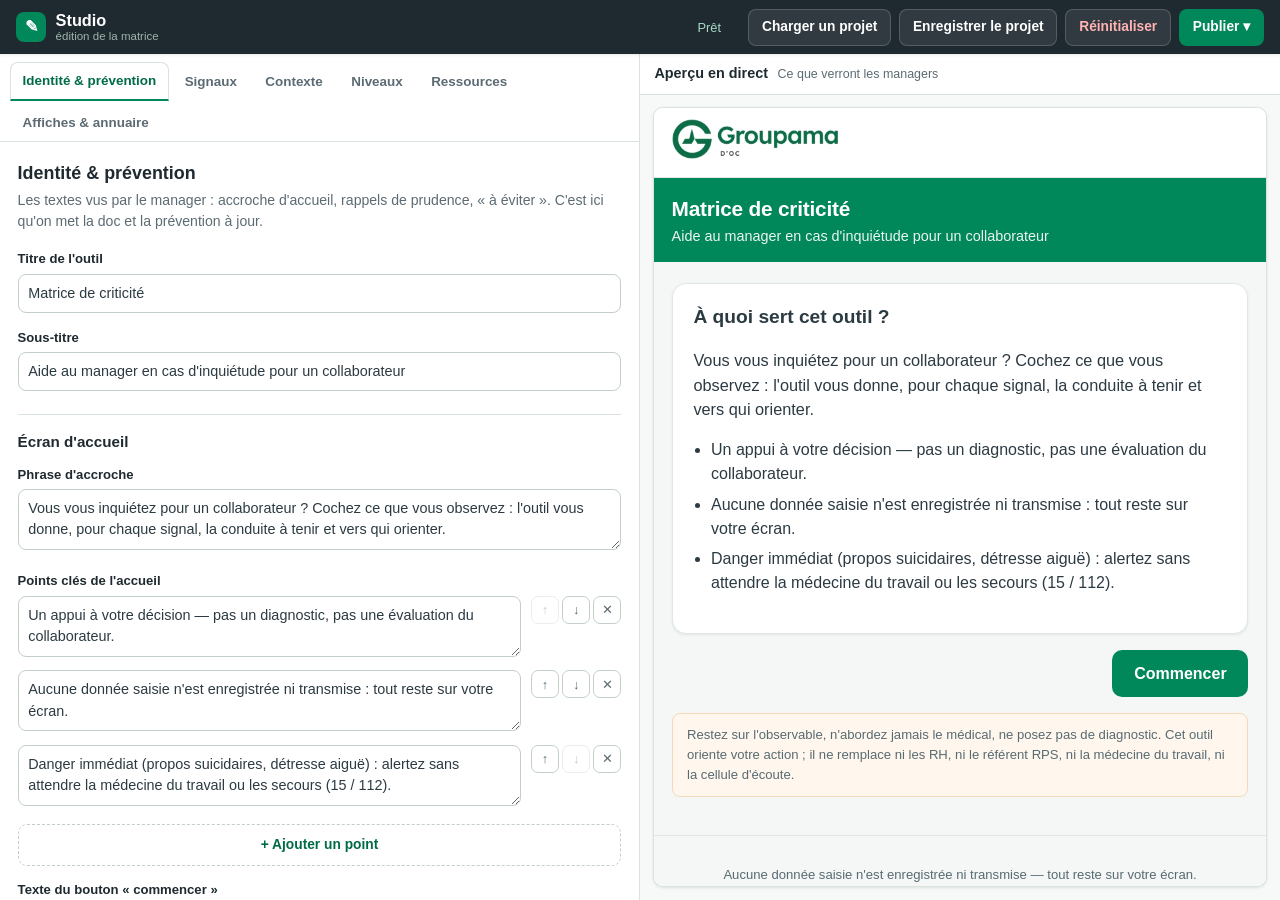
<file: studio.html>
<!DOCTYPE html>
<html lang="fr">
<head>
  <meta charset="UTF-8" />
  <meta name="viewport" content="width=device-width, initial-scale=1.0" />
  <title>Studio — Éditeur de la matrice</title>
  <meta name="description" content="Atelier d'édition de la matrice de criticité. Aucune donnée n'est transmise : tout reste dans votre navigateur." />
  <link rel="icon" href="assets/logo.png" />
  <link rel="stylesheet" href="assets/studio.css" />
</head>
<body>
  <!-- Barre d'outils -->
  <header class="studio-bar">
    <div class="studio-bar-inner">
      <div class="studio-brand">
        <span class="studio-brand-mark" aria-hidden="true">✎</span>
        <span class="studio-brand-text">Studio <span class="studio-brand-sub">édition de la matrice</span></span>
      </div>

      <div class="studio-actions">
        <span id="statut" class="statut" role="status" aria-live="polite"></span>
        <label class="btn btn-ghost" for="import-projet">
          Charger un projet
          <input id="import-projet" type="file" accept="application/json,.json" hidden />
        </label>
        <button id="btn-enregistrer" class="btn btn-ghost" type="button">Enregistrer le projet</button>
        <button id="btn-reinit" class="btn btn-ghost btn-danger" type="button">Réinitialiser</button>
        <button id="btn-publier" class="btn btn-primary" type="button">Publier ▾</button>
      </div>
    </div>
    <!-- Menu de publication -->
    <div id="menu-publier" class="menu-publier" hidden>
      <button type="button" data-action="publier-html">Publier la page (HTML autonome)</button>
      <button type="button" data-action="apercu-onglet">Ouvrir l'aperçu dans un onglet</button>
    </div>
  </header>

  <main class="studio-main">
    <!-- Colonne édition -->
    <section class="studio-edit" aria-label="Édition du contenu">
      <nav class="studio-tabs" id="tabs" aria-label="Sections">
        <button class="tab actif" type="button" data-tab="identite">Identité &amp; prévention</button>
        <button class="tab" type="button" data-tab="signaux">Signaux</button>
        <button class="tab" type="button" data-tab="contexte">Contexte</button>
        <button class="tab" type="button" data-tab="niveaux">Niveaux</button>
        <button class="tab" type="button" data-tab="ressources">Ressources</button>
        <button class="tab" type="button" data-tab="affiches">Affiches &amp; annuaire</button>
      </nav>
      <div class="studio-panels" id="panels">
        <div class="panel-loading">Chargement du contenu…</div>
      </div>
    </section>

    <!-- Colonne prévisualisation -->
    <section class="studio-preview" aria-label="Prévisualisation">
      <div class="preview-head">
        <span class="preview-titre">Aperçu en direct</span>
        <span class="preview-hint">Ce que verront les managers</span>
      </div>
      <div class="preview-frame-wrap">
        <iframe id="preview" title="Aperçu de la matrice" class="preview-frame"></iframe>
      </div>
    </section>
  </main>

  <script src="assets/studio.js"></script>
</body>
</html>
</file>
<file: assets/style.css>
:root {
  /* Charte Groupama d'Oc */
  --primary: #00875a;
  --primary-dark: #006b47;
  --accent: #2bd96b;
  --accent-soft: #e7faf0;

  --bg: #f4f7f5;
  --surface: #ffffff;
  --text: #2c3a42;
  --muted: #586a72;
  --border: #e1e8e3;
  --focus: #00875a;

  --radius: 14px;
  --shadow: 0 1px 3px rgba(0, 50, 30, 0.08);
  --maxw: 980px;
}

* { box-sizing: border-box; }

html, body { height: 100%; }
body {
  margin: 0;
  display: flex;
  flex-direction: column;
  min-height: 100%;
  font-family: -apple-system, BlinkMacSystemFont, "Segoe UI", Roboto, Helvetica, Arial, sans-serif;
  color: var(--text);
  background: var(--bg);
  line-height: 1.5;
}

.wrap { max-width: var(--maxw); margin: 0 auto; padding: 0 1.1rem; width: 100%; }
.sr-only { position: absolute; width: 1px; height: 1px; overflow: hidden; clip: rect(0 0 0 0); }

/* ---------- Marque ---------- */
.brand-bar { background: #fff; border-bottom: 1px solid var(--border); padding: 0.7rem 0; }
.brand { display: inline-flex; align-items: center; text-decoration: none; }
.brand-logo { height: 40px; width: auto; display: block; }
.brand-wordmark { display: inline-flex; align-items: center; gap: 0.55rem; }
.brand-wordmark[hidden] { display: none; }
.brand-wordmark .bw-mark { display: inline-flex; align-items: center; justify-content: center; width: 38px; height: 38px; border-radius: 50%; background: var(--primary); color: #fff; font-weight: 800; font-size: 1.3rem; }
.brand-wordmark .bw-text { display: inline-flex; flex-direction: column; line-height: 1; font-weight: 800; font-size: 1.4rem; color: var(--primary); }
.brand-wordmark .bw-doc { font-size: 0.68rem; font-weight: 700; letter-spacing: 0.18em; color: var(--text); text-transform: uppercase; margin-top: 0.16rem; }

/* ---------- Bandeau titre + fil d'étapes ---------- */
.title-band { background: var(--primary); color: #fff; padding: 0.9rem 0; }
.title-inner { display: flex; align-items: center; justify-content: space-between; gap: 1rem; flex-wrap: wrap; }
.title-band h1 { margin: 0; font-size: 1.3rem; letter-spacing: -0.01em; }
.title-band .sous-titre { margin: 0.15rem 0 0; opacity: 0.92; font-size: 0.9rem; }

.steps { list-style: none; display: flex; gap: 0.4rem; margin: 0; padding: 0; counter-reset: s; }
.steps li { counter-increment: s; font-size: 0.82rem; color: rgba(255,255,255,0.75); display: flex; align-items: center; gap: 0.4rem; padding: 0.2rem 0.5rem; border-radius: 999px; }
.steps li::before { content: counter(s); display: inline-flex; align-items: center; justify-content: center; width: 1.4rem; height: 1.4rem; border-radius: 50%; background: rgba(255,255,255,0.2); font-weight: 700; font-size: 0.78rem; }
.steps li.actif { color: #fff; background: rgba(255,255,255,0.15); }
.steps li.actif::before { background: #fff; color: var(--primary); }
.steps li.fait::before { content: "✓"; background: var(--accent); color: var(--primary-dark); }

/* ---------- Registres parallèles (niveaux hors échelle) ---------- */
.niveaux-autres { display: grid; gap: 0.9rem; margin-top: 1rem; }
.niveaux-autres:empty { display: none; }
.niveau-autre { padding: 0; overflow: hidden; }
.niveau-autre-head { color: #fff; padding: 0.65rem 0.95rem; }
.niveau-autre-head .na-libelle { font-weight: 800; font-size: 1.05rem; }
.niveau-autre-head .na-resume { display: block; font-size: 0.9rem; opacity: 0.95; margin-top: 0.15rem; }
.niveau-autre-corps { padding: 0.85rem 0.95rem; }
.niveau-autre-corps .posture { margin: 0 0 0.4rem; }
.niveau-autre-corps h4 { margin: 0.7rem 0 0.3rem; font-size: 0.85rem; color: var(--text); }
.niveau-autre-corps h4:first-child { margin-top: 0; }

/* ---------- Conteneur principal ---------- */
.app { flex: 1; padding: 1.3rem 1.1rem 1.6rem; display: flex; flex-direction: column; }
.step { background: var(--surface); border: 1px solid var(--border); border-radius: var(--radius); box-shadow: var(--shadow); padding: 1.2rem 1.3rem 1.4rem; }
.step h2 { margin: 0 0 0.6rem; font-size: 1.2rem; }
.step-head { margin-bottom: 0.8rem; }
.step-sub, .mini-titre { color: var(--muted); margin: 0; }
.mini-titre { font-weight: 600; color: var(--text); margin-bottom: 0.5rem; }
.mini-titre .opt, .opt { color: var(--muted); font-weight: 400; font-size: 0.85em; }
.intro { font-size: 1.02rem; }
.points { padding-left: 1.1rem; }
.points li { margin-bottom: 0.4rem; }

/* Résultat : annuaire permanent (sensibilisation) */
.bloc-ressources { margin-top: 0.2rem; }
.bloc-ressources .ressources { display: grid; grid-template-columns: 1fr 1fr; gap: 0.4rem; }
.bloc-ressources .ressource-item { margin-bottom: 0; }

/* Résultat : communications à diffuser (contextuelles) */
.bloc-coms { margin-top: 0.2rem; }
.affichages-intro { margin: 0 0 0.5rem; font-size: 0.88rem; color: var(--muted); }
.affichages-theme { margin: 0.7rem 0 0.2rem; font-size: 0.78rem; text-transform: uppercase; letter-spacing: 0.04em; color: var(--muted); font-weight: 700; }
.affichages-liste { margin: 0 0 0.6rem; padding-left: 1.1rem; }
.affichages-liste li { margin-bottom: 0.3rem; }
.affichages-liste a { overflow-wrap: anywhere; }

/* Légende familles */
.legende { display: inline-flex; flex-wrap: wrap; gap: 0.1rem 0.8rem; }
.leg-item { font-size: 0.82rem; color: var(--muted); white-space: nowrap; }

/* ---------- Étape signaux : colonnes par famille ---------- */
.grille-familles { display: grid; grid-template-columns: repeat(3, 1fr); gap: 1rem; }
.famille-col { border-top: 3px solid var(--fc); padding-top: 0.6rem; }
.famille-titre { font-size: 0.86rem; font-weight: 700; margin: 0 0 0.5rem; display: flex; align-items: center; gap: 0.35rem; }
.famille-col .chip { display: block; width: 100%; text-align: left; margin-bottom: 0.4rem; }
.famille-col .chip.actif { border-color: var(--fc); background: color-mix(in srgb, var(--fc) 12%, #fff); }

/* ---------- Chips (toggles) ---------- */
.chips { display: flex; flex-wrap: wrap; gap: 0.45rem; }
.chip {
  font: inherit; font-size: 0.9rem; cursor: pointer;
  border: 1px solid var(--border); background: #fff; color: var(--text);
  border-radius: 999px; padding: 0.45rem 0.8rem; transition: border-color .12s, background .12s;
}
.chip:hover { border-color: #b9c6bf; }
.chip.actif { border-color: var(--primary); background: var(--accent-soft); font-weight: 600; }
.chip:focus-visible { outline: 3px solid var(--focus); outline-offset: 2px; }

/* ---------- Temporalité (segmenté) ---------- */
.bloc-temporalite { margin-bottom: 1.1rem; }
.segmente { display: grid; grid-template-columns: repeat(3, 1fr); gap: 0.5rem; }
.seg { font: inherit; cursor: pointer; text-align: left; border: 1px solid var(--border); background: #fff; border-radius: 10px; padding: 0.6rem 0.75rem; display: flex; flex-direction: column; gap: 0.1rem; }
.seg .seg-titre { font-weight: 700; }
.seg .seg-aide { font-size: 0.8rem; color: var(--muted); }
.seg.actif { border-color: var(--primary); background: var(--accent-soft); box-shadow: inset 0 0 0 1px var(--primary); }
.seg:focus-visible { outline: 3px solid var(--focus); outline-offset: 2px; }

/* ---------- Résultat ---------- */
.bandeau-niveau { border-radius: var(--radius); padding: 0.9rem 1.1rem; color: #fff; }
.bandeau-niveau .niv-id { font-size: 0.78rem; letter-spacing: 0.06em; text-transform: uppercase; }
.bandeau-niveau .niv-libelle { font-size: 1.45rem; font-weight: 800; margin: 0.05rem 0 0.2rem; }
.bandeau-niveau .niv-resume { margin: 0; font-size: 0.96rem; }

.lecture { color: var(--muted); font-size: 0.85rem; margin: 0.6rem 0 0.9rem; }

.resultat-cols { display: grid; grid-template-columns: 1fr 1fr; gap: 0.9rem; }
.carte { border: 1px solid var(--border); border-radius: 12px; padding: 0.8rem 0.95rem; margin-bottom: 0.9rem; background: #fff; }
.carte:last-child { margin-bottom: 0; }
.carte h3 { margin: 0 0 0.5rem; font-size: 0.95rem; }
.carte-eviter { background: #fff7ed; border-color: #f3d9b8; }
.posture { margin: 0; background: var(--accent-soft); border-left: 4px solid var(--primary); padding: 0.55rem 0.7rem; border-radius: 6px; }
.demarche { margin: 0; padding-left: 1.1rem; }
.demarche li { margin-bottom: 0.4rem; }
.demarche li:last-child { margin-bottom: 0; }
.liste-puces { margin: 0; padding-left: 1.1rem; }
.liste-puces li { margin-bottom: 0.35rem; }
.ressources { list-style: none; padding: 0; margin: 0; }
.ressource-item { display: block; padding: 0.5rem 0.65rem; border: 1px solid var(--border); border-radius: 8px; margin-bottom: 0.4rem; background: #fafbfc; overflow-wrap: anywhere; }
.ressource-nom { display: block; font-weight: 600; font-size: 0.92rem; }
.ressource-role { display: block; font-size: 0.82rem; color: var(--muted); margin-top: 0.15rem; line-height: 1.35; }
.ressource-contact { display: block; font-size: 0.82rem; margin-top: 0.25rem; font-weight: 600; overflow-wrap: anywhere; }
.ressource-contact a { font-weight: 500; }
.detail-ressource { margin-top: 0.3rem !important; font-size: 0.85rem; color: var(--muted); }
.appui-note { margin: 0.5rem 0 0; font-size: 0.83rem; color: var(--muted); font-style: italic; }

/* Détail par item (visible) */
.bloc-detail { margin-top: 0.2rem; }
.detail-soustitre { font-size: 0.78rem; text-transform: uppercase; letter-spacing: 0.04em; color: var(--muted); margin: 0.9rem 0 0.3rem; }
.detail-item { padding: 0.55rem 0; border-top: 1px solid var(--border); }
.detail-item:first-child { border-top: none; padding-top: 0.2rem; }
.detail-item-titre { font-weight: 600; margin: 0 0 0.2rem; }
.detail-item p { margin: 0; }
.tag-niveau {
  display: inline-block; vertical-align: 1px;
  color: #fff; font-size: 0.7rem; font-weight: 700; letter-spacing: 0.02em;
  padding: 0.1rem 0.5rem; border-radius: 999px; margin-right: 0.15rem;
}

/* ---------- Navigation ---------- */
.nav { display: flex; align-items: center; gap: 0.7rem; margin-top: 1rem; }
.nav-spacer { flex: 1; }
.btn { font: inherit; font-weight: 700; border-radius: 10px; padding: 0.65rem 1.3rem; cursor: pointer; border: 1px solid transparent; }
.btn:focus-visible { outline: 3px solid var(--focus); outline-offset: 2px; }
.btn-primary { background: var(--primary); color: #fff; }
.btn-primary:hover { background: var(--primary-dark); }
.btn-ghost { background: #fff; color: var(--primary); border-color: var(--border); }
.btn-ghost:hover { background: #eef1f5; }

.prudence { color: var(--muted); font-size: 0.82rem; background: #fff7ed; border: 1px solid #f3d9b8; border-radius: 8px; padding: 0.7rem 0.9rem; margin-top: 1rem; }

.site-footer { padding: 1rem 0; color: var(--muted); font-size: 0.82rem; text-align: center; border-top: 1px solid var(--border); }

/* ---------- Responsive ---------- */
@media (max-width: 760px) {
  .grille-familles { grid-template-columns: 1fr; gap: 0.7rem; }
  .resultat-cols { grid-template-columns: 1fr; }
  .segmente { grid-template-columns: 1fr; }
  .bloc-ressources .ressources { grid-template-columns: 1fr; }
  .steps { display: none; }
}
</file>
<file: assets/studio.css>
/* Studio — éditeur de la matrice. Interface volontairement distincte de l'outil
 * public : le mainteneur doit voir d'un coup d'œil qu'il est « en coulisses ». */

:root {
  --primary: #00875a;
  --primary-dark: #006b47;
  --ink: #1f2a30;
  --text: #2c3a42;
  --muted: #5c6b73;
  --bg: #eef2f0;
  --surface: #ffffff;
  --surface-2: #f6f9f7;
  --border: #d9e2dc;
  --border-strong: #c2cfc7;
  --danger: #b4232a;
  --radius: 10px;
  --shadow: 0 1px 3px rgba(0, 40, 25, 0.10);
  --shadow-lg: 0 8px 28px rgba(0, 40, 25, 0.16);
}

* { box-sizing: border-box; }
html, body { height: 100%; margin: 0; }
body {
  font-family: -apple-system, BlinkMacSystemFont, "Segoe UI", Roboto, Helvetica, Arial, sans-serif;
  color: var(--text);
  background: var(--bg);
  line-height: 1.5;
  display: flex;
  flex-direction: column;
}

/* ---------- Barre d'outils ---------- */
.studio-bar { background: var(--ink); color: #fff; position: relative; z-index: 20; box-shadow: var(--shadow); }
.studio-bar-inner {
  display: flex; align-items: center; justify-content: space-between;
  gap: 1rem; padding: 0.55rem 1rem; flex-wrap: wrap;
}
.studio-brand { display: inline-flex; align-items: center; gap: 0.6rem; font-weight: 700; }
.studio-brand-mark {
  display: inline-flex; align-items: center; justify-content: center;
  width: 30px; height: 30px; border-radius: 8px; background: var(--primary); font-size: 1rem;
}
.studio-brand-text { display: inline-flex; flex-direction: column; line-height: 1.1; font-size: 1.02rem; }
.studio-brand-sub { font-size: 0.72rem; font-weight: 500; color: #9fb4ab; }

.studio-actions { display: inline-flex; align-items: center; gap: 0.5rem; flex-wrap: wrap; }
.statut { font-size: 0.8rem; color: #a7d8c4; min-width: 6ch; }
.statut.saving { color: #ffd27a; }

.btn {
  font: inherit; font-size: 0.86rem; font-weight: 600; cursor: pointer;
  border-radius: 8px; padding: 0.44rem 0.8rem; border: 1px solid transparent;
  display: inline-flex; align-items: center; gap: 0.35rem; text-decoration: none; white-space: nowrap;
}
.btn-primary { background: var(--primary); color: #fff; }
.btn-primary:hover { background: #00996a; }
.btn-ghost { background: rgba(255,255,255,0.08); color: #fff; border-color: rgba(255,255,255,0.18); }
.btn-ghost:hover { background: rgba(255,255,255,0.16); }
.btn-danger { color: #ffb3b3; }
.btn-danger:hover { background: rgba(180,35,42,0.25); }
.btn:focus-visible { outline: 3px solid #7fd8b6; outline-offset: 2px; }

.menu-publier {
  position: absolute; right: 1rem; top: calc(100% - 4px);
  background: var(--surface); color: var(--text); border: 1px solid var(--border);
  border-radius: var(--radius); box-shadow: var(--shadow-lg); padding: 0.35rem; min-width: 320px; z-index: 30;
}
.menu-publier[hidden] { display: none; }
.menu-publier button {
  display: block; width: 100%; text-align: left; background: none; border: none; font: inherit;
  padding: 0.55rem 0.7rem; border-radius: 8px; cursor: pointer; color: var(--text);
}
.menu-publier button:hover { background: var(--surface-2); }

/* ---------- Disposition principale ---------- */
.studio-main {
  flex: 1; display: grid; grid-template-columns: minmax(0, 1fr) minmax(0, 1fr);
  gap: 0; min-height: 0;
}
.studio-edit { display: flex; flex-direction: column; min-height: 0; background: var(--surface); border-right: 1px solid var(--border); }
.studio-preview { display: flex; flex-direction: column; min-height: 0; background: var(--surface-2); }

/* ---------- Onglets ---------- */
.studio-tabs {
  display: flex; gap: 0.15rem; padding: 0.5rem 0.6rem 0; border-bottom: 1px solid var(--border);
  overflow-x: auto; flex-wrap: wrap;
}
.tab {
  font: inherit; font-size: 0.84rem; font-weight: 600; color: var(--muted); cursor: pointer;
  background: none; border: 1px solid transparent; border-bottom: none;
  padding: 0.5rem 0.75rem; border-radius: 8px 8px 0 0; white-space: nowrap;
}
.tab:hover { color: var(--text); background: var(--surface-2); }
.tab.actif { color: var(--primary-dark); background: var(--surface); border-color: var(--border); border-bottom: 2px solid var(--primary); }
.tab:focus-visible { outline: 2px solid var(--primary); outline-offset: 1px; }

.studio-panels { flex: 1; overflow-y: auto; padding: 1.1rem 1.1rem 3rem; }
.panel-loading { color: var(--muted); padding: 2rem 0; text-align: center; }

/* ---------- Formulaires ---------- */
.panel-titre { margin: 0 0 0.2rem; font-size: 1.12rem; color: var(--ink); }
.panel-intro { margin: 0 0 1.1rem; color: var(--muted); font-size: 0.88rem; }

.champ { margin-bottom: 0.9rem; }
.champ > label, .champ-label { display: block; font-size: 0.82rem; font-weight: 600; color: var(--ink); margin-bottom: 0.28rem; }
.champ .aide { font-weight: 400; color: var(--muted); font-size: 0.78rem; }
.champ input[type="text"], .champ input[type="url"], .champ textarea, .champ select {
  width: 100%; font: inherit; font-size: 0.9rem; color: var(--text);
  padding: 0.5rem 0.6rem; border: 1px solid var(--border-strong); border-radius: 8px; background: #fff;
}
.champ textarea { resize: vertical; min-height: 3.2rem; }
.champ input:focus, .champ textarea:focus, .champ select:focus { outline: 2px solid var(--primary); outline-offset: 0; border-color: var(--primary); }
.champ-inline { display: flex; gap: 0.6rem; flex-wrap: wrap; }
.champ-inline > .champ { flex: 1; min-width: 140px; margin-bottom: 0; }

.champ input[type="color"] { width: 44px; height: 34px; padding: 2px; border: 1px solid var(--border-strong); border-radius: 8px; background: #fff; cursor: pointer; vertical-align: middle; }

/* Cartes de liste (signaux, contexte, ressources, affiches…) */
.liste-carte {
  border: 1px solid var(--border); border-radius: var(--radius); background: var(--surface-2);
  padding: 0.8rem 0.85rem; margin-bottom: 0.7rem; position: relative;
}
.liste-carte-tete { display: flex; align-items: center; gap: 0.5rem; margin-bottom: 0.6rem; }
.liste-carte-tete .poignee { color: var(--muted); font-size: 0.95rem; }
.liste-carte-num { font-size: 0.75rem; font-weight: 700; color: var(--muted); background: #fff; border: 1px solid var(--border); border-radius: 999px; padding: 0.05rem 0.5rem; }
.liste-carte-titre { font-weight: 600; font-size: 0.9rem; color: var(--ink); flex: 1; overflow: hidden; text-overflow: ellipsis; white-space: nowrap; }
.mini-actions { display: inline-flex; gap: 0.2rem; }
.mini-btn {
  font: inherit; font-size: 0.8rem; cursor: pointer; background: #fff; color: var(--muted);
  border: 1px solid var(--border-strong); border-radius: 7px; width: 28px; height: 28px;
  display: inline-flex; align-items: center; justify-content: center;
}
.mini-btn:hover { color: var(--ink); border-color: var(--muted); }
.mini-btn.suppr:hover { color: #fff; background: var(--danger); border-color: var(--danger); }
.mini-btn:disabled { opacity: 0.35; cursor: default; }

.btn-ajouter {
  font: inherit; font-size: 0.86rem; font-weight: 600; cursor: pointer; color: var(--primary-dark);
  background: #fff; border: 1px dashed var(--border-strong); border-radius: 9px;
  padding: 0.6rem 0.9rem; width: 100%; margin-top: 0.3rem;
}
.btn-ajouter:hover { border-color: var(--primary); background: var(--surface-2); }

.pill-row { display: flex; flex-wrap: wrap; gap: 0.35rem; }
.pill-check {
  display: inline-flex; align-items: center; gap: 0.3rem; font-size: 0.8rem; color: var(--text);
  background: #fff; border: 1px solid var(--border-strong); border-radius: 999px; padding: 0.25rem 0.6rem; cursor: pointer;
}
.pill-check input { margin: 0; }
.pill-check.on { border-color: var(--primary); background: var(--accent-soft, #e7faf0); color: var(--primary-dark); font-weight: 600; }

.case { display: inline-flex; align-items: center; gap: 0.45rem; font-size: 0.85rem; font-weight: 600; color: var(--ink); cursor: pointer; margin: 0.1rem 0 0.8rem; padding: 0.4rem 0.6rem; background: var(--surface-2); border: 1px solid var(--border); border-radius: 8px; }
.case input { width: 16px; height: 16px; accent-color: var(--primary); }

.sous-section { margin: 1.4rem 0 0.7rem; padding-top: 1rem; border-top: 1px solid var(--border); font-size: 0.95rem; font-weight: 700; color: var(--ink); }
.note-info { font-size: 0.8rem; color: var(--muted); background: var(--surface-2); border: 1px solid var(--border); border-left: 3px solid var(--primary); border-radius: 8px; padding: 0.55rem 0.7rem; margin: 0.4rem 0 0.9rem; }
.verrou { font-size: 0.72rem; color: var(--muted); }

/* Import de document (affiches) */
.doc-attache { display: flex; align-items: baseline; gap: 0.5rem; background: var(--accent-soft, #e7faf0); border: 1px solid #bfe8d3; border-radius: 8px; padding: 0.5rem 0.65rem; margin-bottom: 0.5rem; }
.doc-nom { font-weight: 600; font-size: 0.88rem; color: var(--primary-dark); word-break: break-all; }
.doc-taille { font-size: 0.78rem; color: var(--muted); white-space: nowrap; }
.doc-actions { display: flex; flex-wrap: wrap; gap: 0.4rem; align-items: center; }
.btn-import { font-size: 0.84rem; font-weight: 600; cursor: pointer; color: var(--primary-dark); background: #fff; border: 1px solid var(--primary); border-radius: 8px; padding: 0.42rem 0.75rem; display: inline-flex; align-items: center; }
.btn-import:hover { background: var(--surface-2); }
.btn-import:focus-within { outline: 2px solid var(--primary); outline-offset: 2px; }
.btn-doc-retirer { font: inherit; font-size: 0.82rem; cursor: pointer; color: var(--muted); background: none; border: 1px solid var(--border-strong); border-radius: 8px; padding: 0.42rem 0.7rem; }
.btn-doc-retirer:hover { color: #fff; background: var(--danger); border-color: var(--danger); }

/* ---------- Prévisualisation ---------- */
.preview-head { display: flex; align-items: baseline; gap: 0.6rem; padding: 0.55rem 0.9rem; border-bottom: 1px solid var(--border); background: var(--surface); }
.preview-titre { font-weight: 700; font-size: 0.9rem; color: var(--ink); }
.preview-hint { font-size: 0.78rem; color: var(--muted); }
.preview-frame-wrap { flex: 1; min-height: 0; padding: 0.8rem; }
.preview-frame { width: 100%; height: 100%; border: 1px solid var(--border); border-radius: var(--radius); background: #fff; box-shadow: var(--shadow); }

/* ---------- Responsive ---------- */
@media (max-width: 900px) {
  .studio-main { grid-template-columns: 1fr; }
  .studio-edit { border-right: none; border-bottom: 1px solid var(--border); }
  .studio-preview { min-height: 60vh; }
  .menu-publier { min-width: 260px; }
}
</file>
